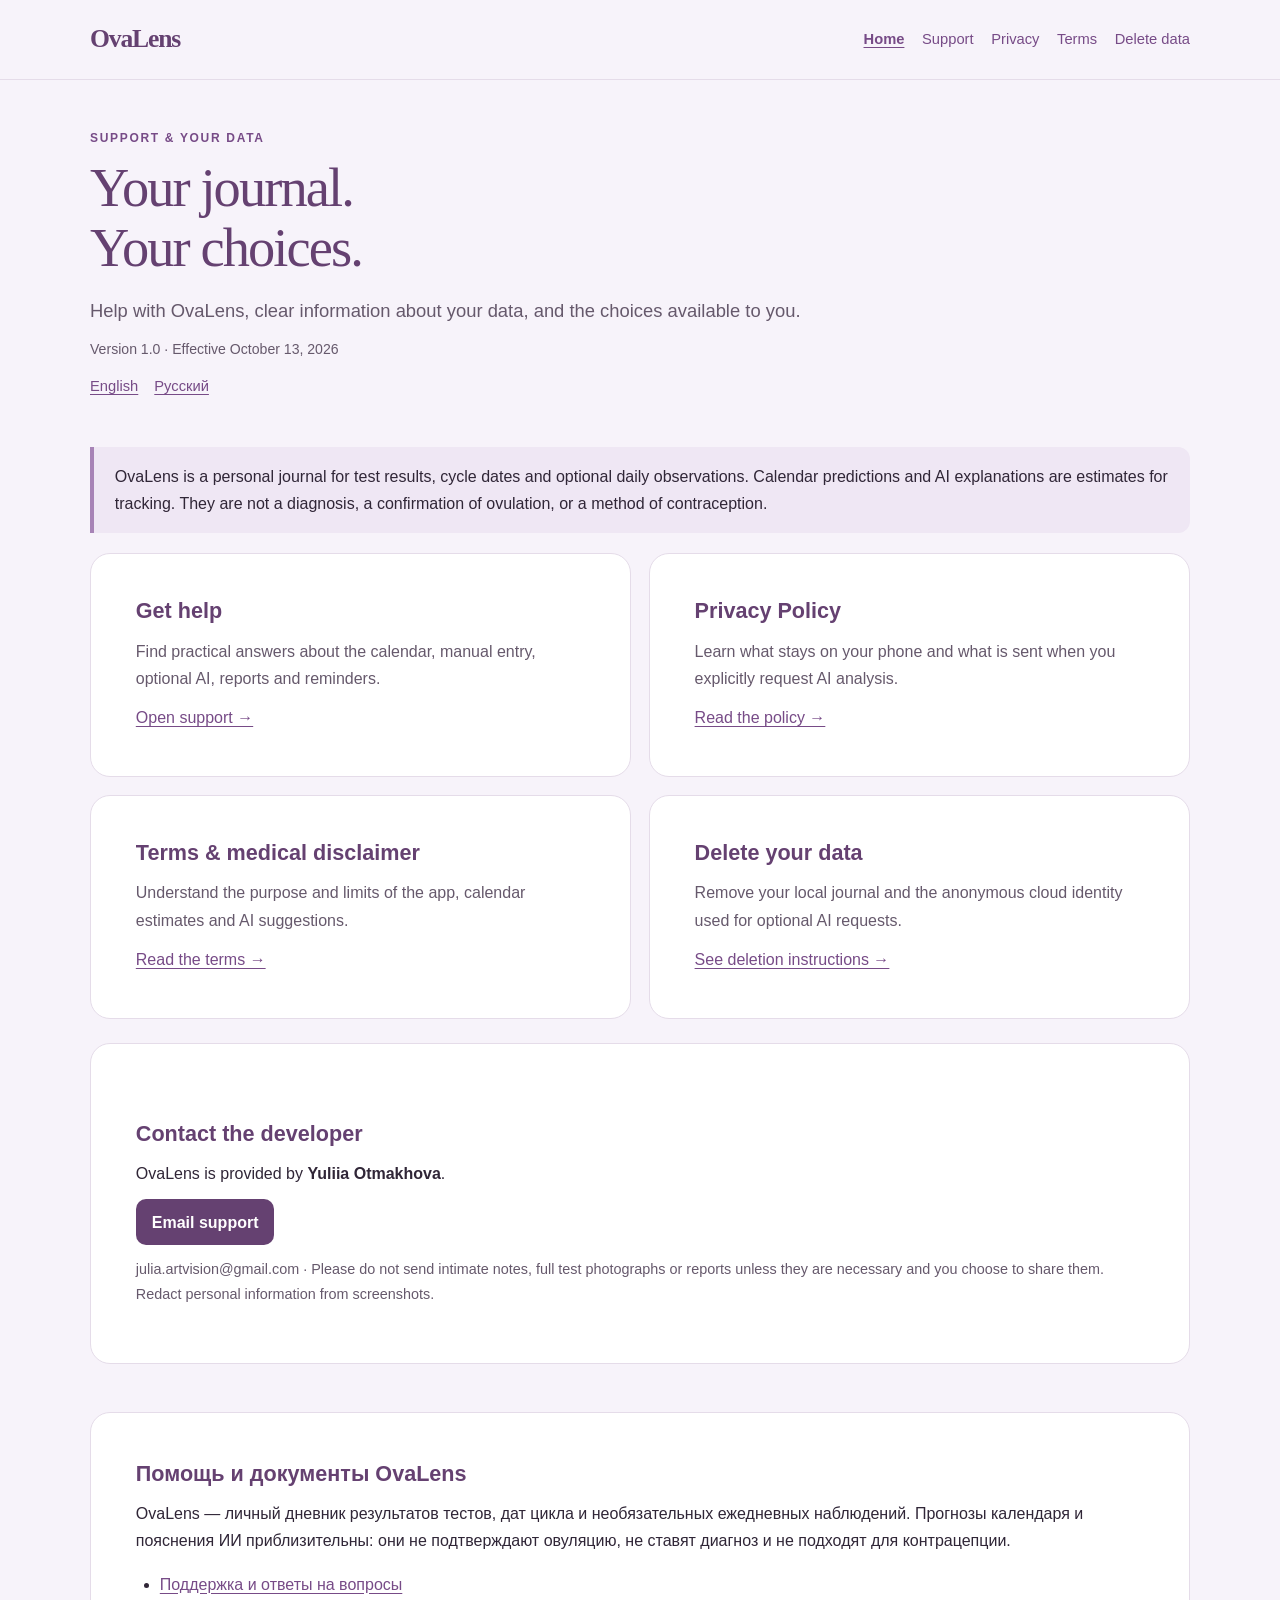
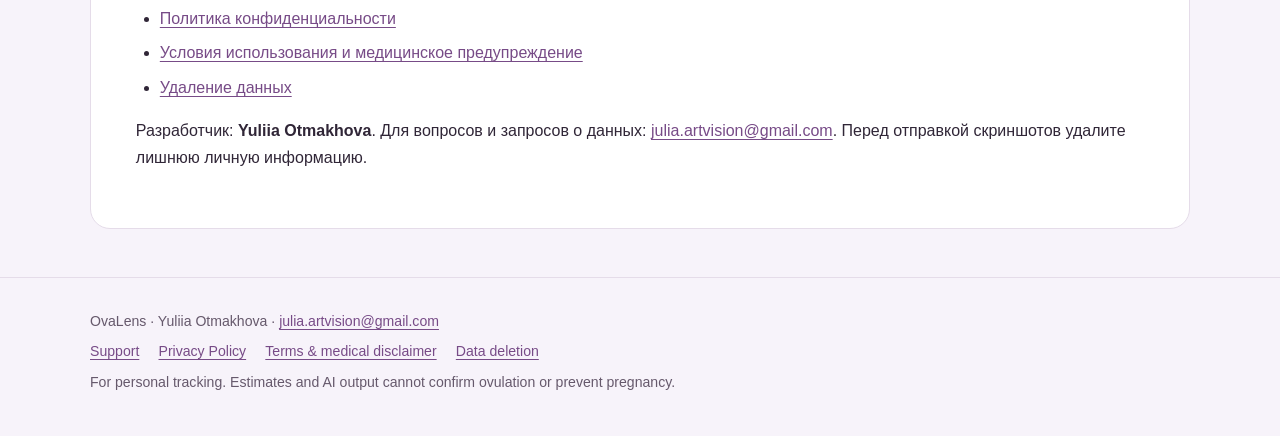
<file: index.html>
<!doctype html>
<html lang="en">
<head>
<meta charset="utf-8"><meta name="viewport" content="width=device-width, initial-scale=1">
<meta name="description" content="Official OvaLens support, privacy policy, terms of use, and data deletion information.">
<meta name="color-scheme" content="light"><meta name="theme-color" content="#f7f3fa">
<title>Support &amp; legal · OvaLens</title><link rel="stylesheet" href="styles.css">
<link rel="icon" href="favicon.svg" type="image/svg+xml">
<link rel="canonical" href="https://juliaffoxx.github.io/ovalens-legal/index.html">
</head>
<body>
<a class="skip" href="#main">Skip to content</a>
<header class="topbar"><div class="shell"><a class="brand" href="index.html" aria-label="OvaLens home">OvaLens</a><nav class="nav" aria-label="Main navigation"><a href="index.html" aria-current="page">Home</a><a href="support.html">Support</a><a href="privacy.html">Privacy</a><a href="terms.html">Terms</a><a href="data-deletion.html">Delete data</a></nav></div></header>
<main id="main" class="shell">
<header class="hero"><p class="eyebrow">Support &amp; your data</p><h1>Your journal.<br>Your choices.</h1><p class="lead">Help with OvaLens, clear information about your data, and the choices available to you.</p><p class="meta">Version 1.0 · Effective October 13, 2026</p><nav class="languages" aria-label="Page languages"><a href="#en" lang="en">English</a><a href="#ru" lang="ru">Русский</a></nav></header>
<section id="en" lang="en" aria-label="English">
<div class="notice"><p>OvaLens is a personal journal for test results, cycle dates and optional daily observations. Calendar predictions and AI explanations are estimates for tracking. They are not a diagnosis, a confirmation of ovulation, or a method of contraception.</p></div>
<div class="cards">
<article class="card"><h2>Get help</h2><p>Find practical answers about the calendar, manual entry, optional AI, reports and reminders.</p><a href="support.html">Open support →</a></article>
<article class="card"><h2>Privacy Policy</h2><p>Learn what stays on your phone and what is sent when you explicitly request AI analysis.</p><a href="privacy.html">Read the policy →</a></article>
<article class="card"><h2>Terms &amp; medical disclaimer</h2><p>Understand the purpose and limits of the app, calendar estimates and AI suggestions.</p><a href="terms.html">Read the terms →</a></article>
<article class="card"><h2>Delete your data</h2><p>Remove your local journal and the anonymous cloud identity used for optional AI requests.</p><a href="data-deletion.html">See deletion instructions →</a></article>
</div>
<section class="card" style="margin-top:1.5rem"><h2>Contact the developer</h2><p>OvaLens is provided by <strong>Yuliia Otmakhova</strong>.</p><a class="button email" href="mailto:julia.artvision@gmail.com?subject=OvaLens%20support">Email support</a><p class="small">julia.artvision@gmail.com · Please do not send intimate notes, full test photographs or reports unless they are necessary and you choose to share them. Redact personal information from screenshots.</p></section>
</section>
<section id="ru" lang="ru" class="card translation" aria-labelledby="home-ru"><h2 id="home-ru">Помощь и документы OvaLens</h2><p>OvaLens — личный дневник результатов тестов, дат цикла и необязательных ежедневных наблюдений. Прогнозы календаря и пояснения ИИ приблизительны: они не подтверждают овуляцию, не ставят диагноз и не подходят для контрацепции.</p><ul><li><a href="support.html#ru">Поддержка и ответы на вопросы</a></li><li><a href="privacy.html#ru">Политика конфиденциальности</a></li><li><a href="terms.html#ru">Условия использования и медицинское предупреждение</a></li><li><a href="data-deletion.html#ru">Удаление данных</a></li></ul><p>Разработчик: <strong>Yuliia Otmakhova</strong>. Для вопросов и запросов о данных: <a class="email" href="mailto:julia.artvision@gmail.com?subject=OvaLens">julia.artvision@gmail.com</a>. Перед отправкой скриншотов удалите лишнюю личную информацию.</p></section>

</main>
<footer><div class="shell"><p>OvaLens · Yuliia Otmakhova · <a class="email" href="mailto:julia.artvision@gmail.com">julia.artvision@gmail.com</a></p><div class="footer-links"><a href="support.html">Support</a><a href="privacy.html">Privacy Policy</a><a href="terms.html">Terms &amp; medical disclaimer</a><a href="data-deletion.html">Data deletion</a></div><p>For personal tracking. Estimates and AI output cannot confirm ovulation or prevent pregnancy.</p></div></footer>
</body></html>
</file>
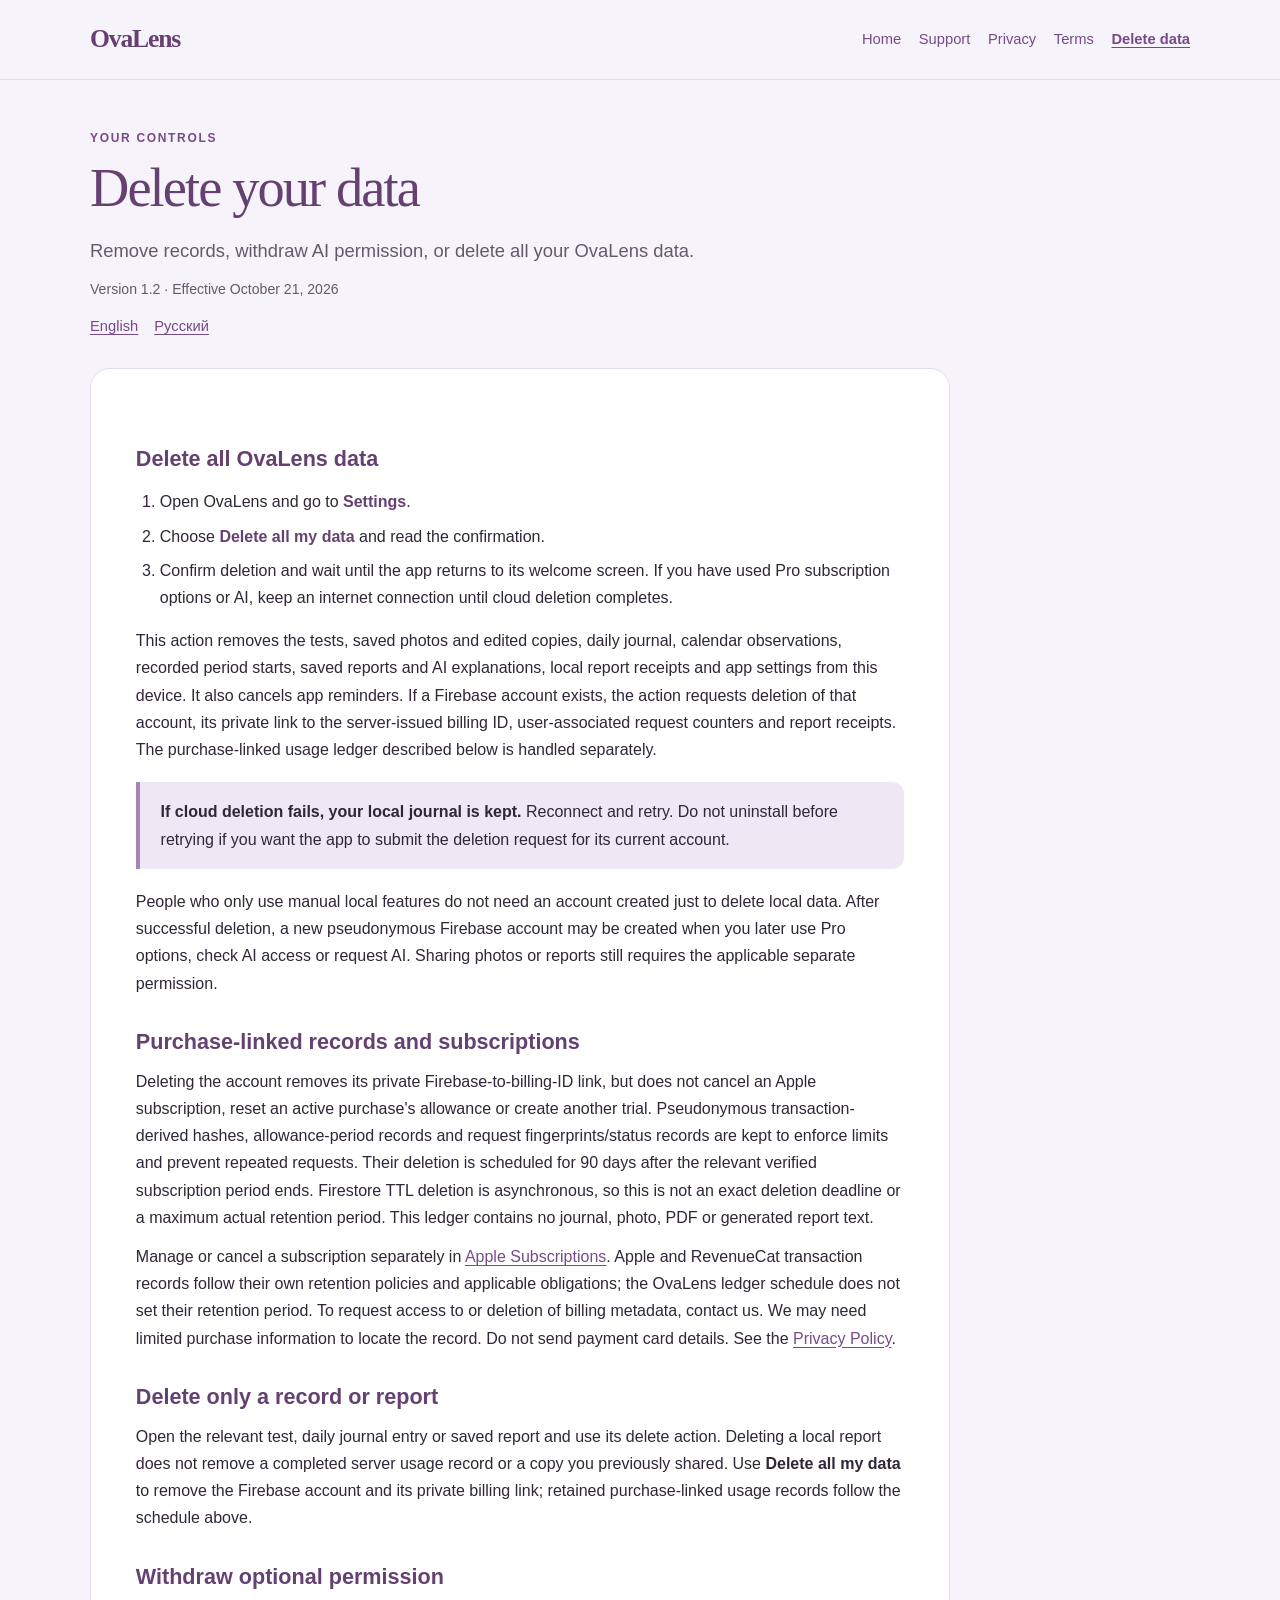
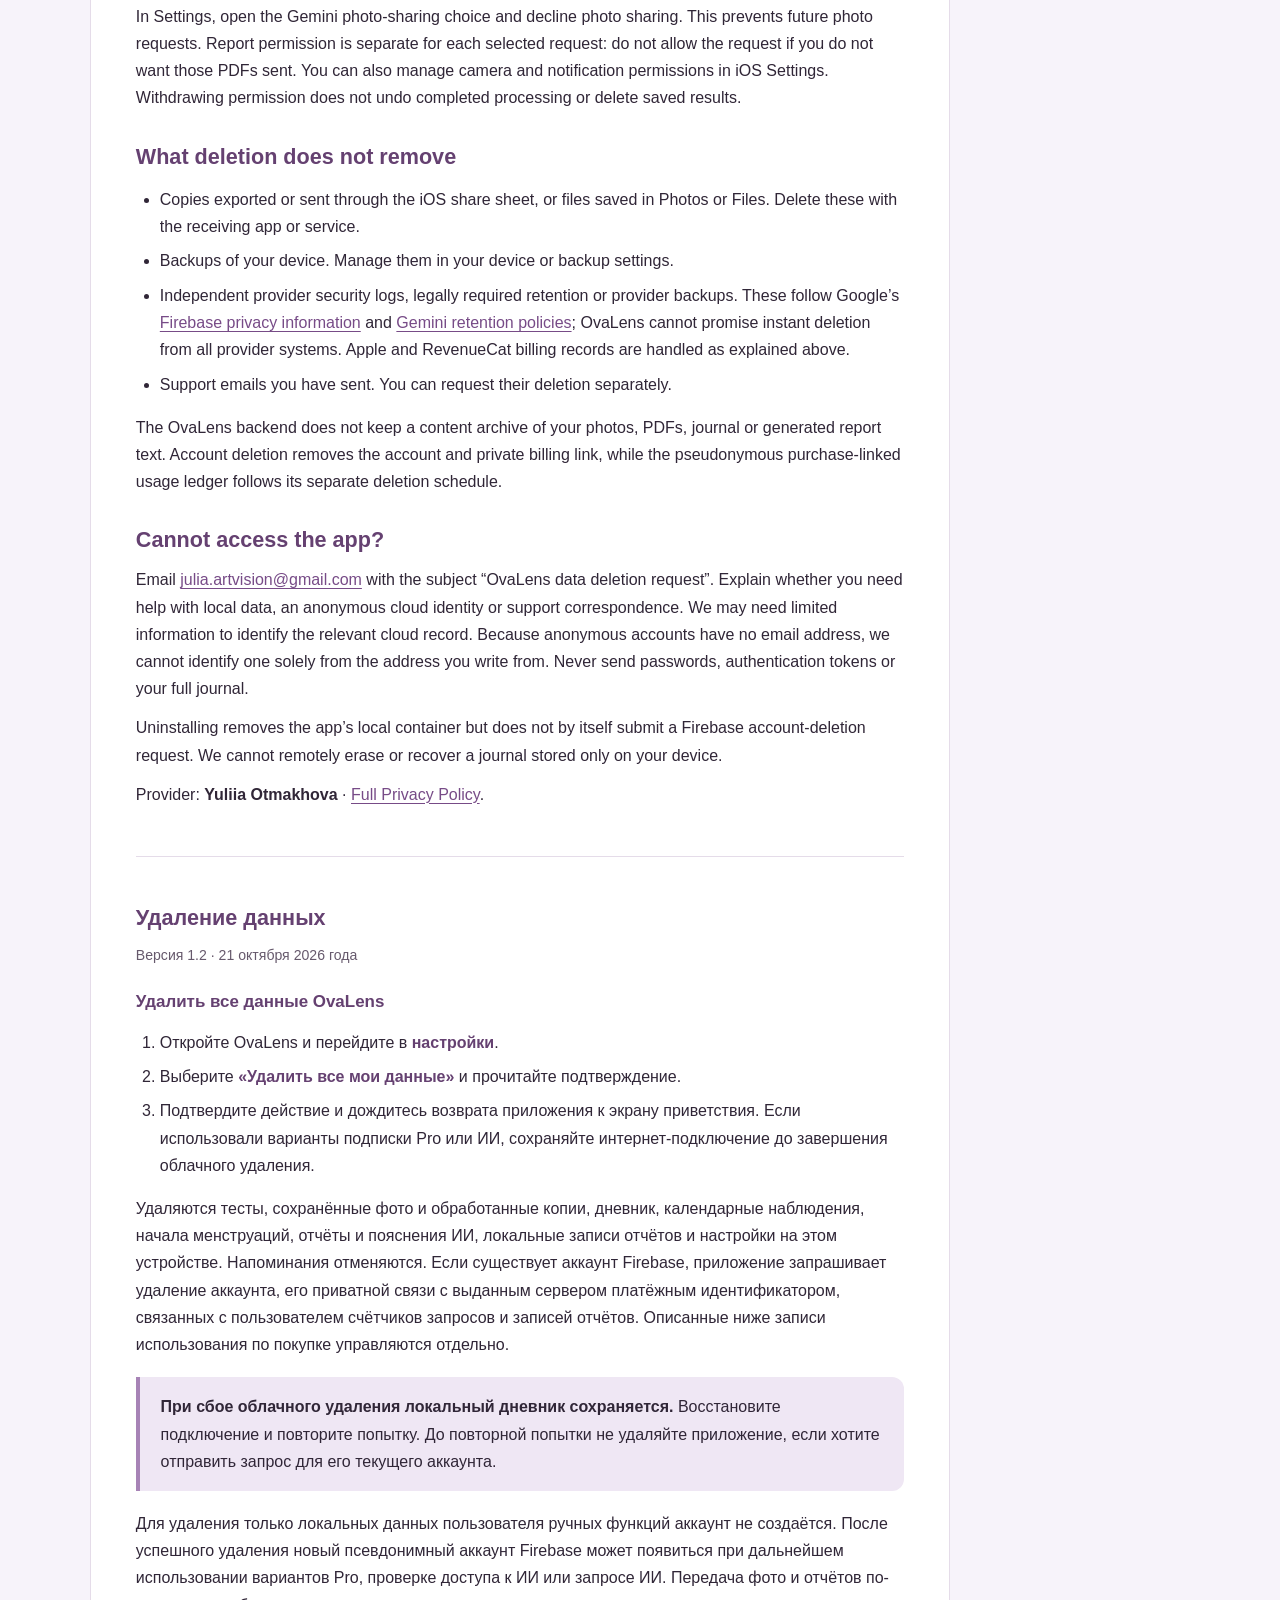
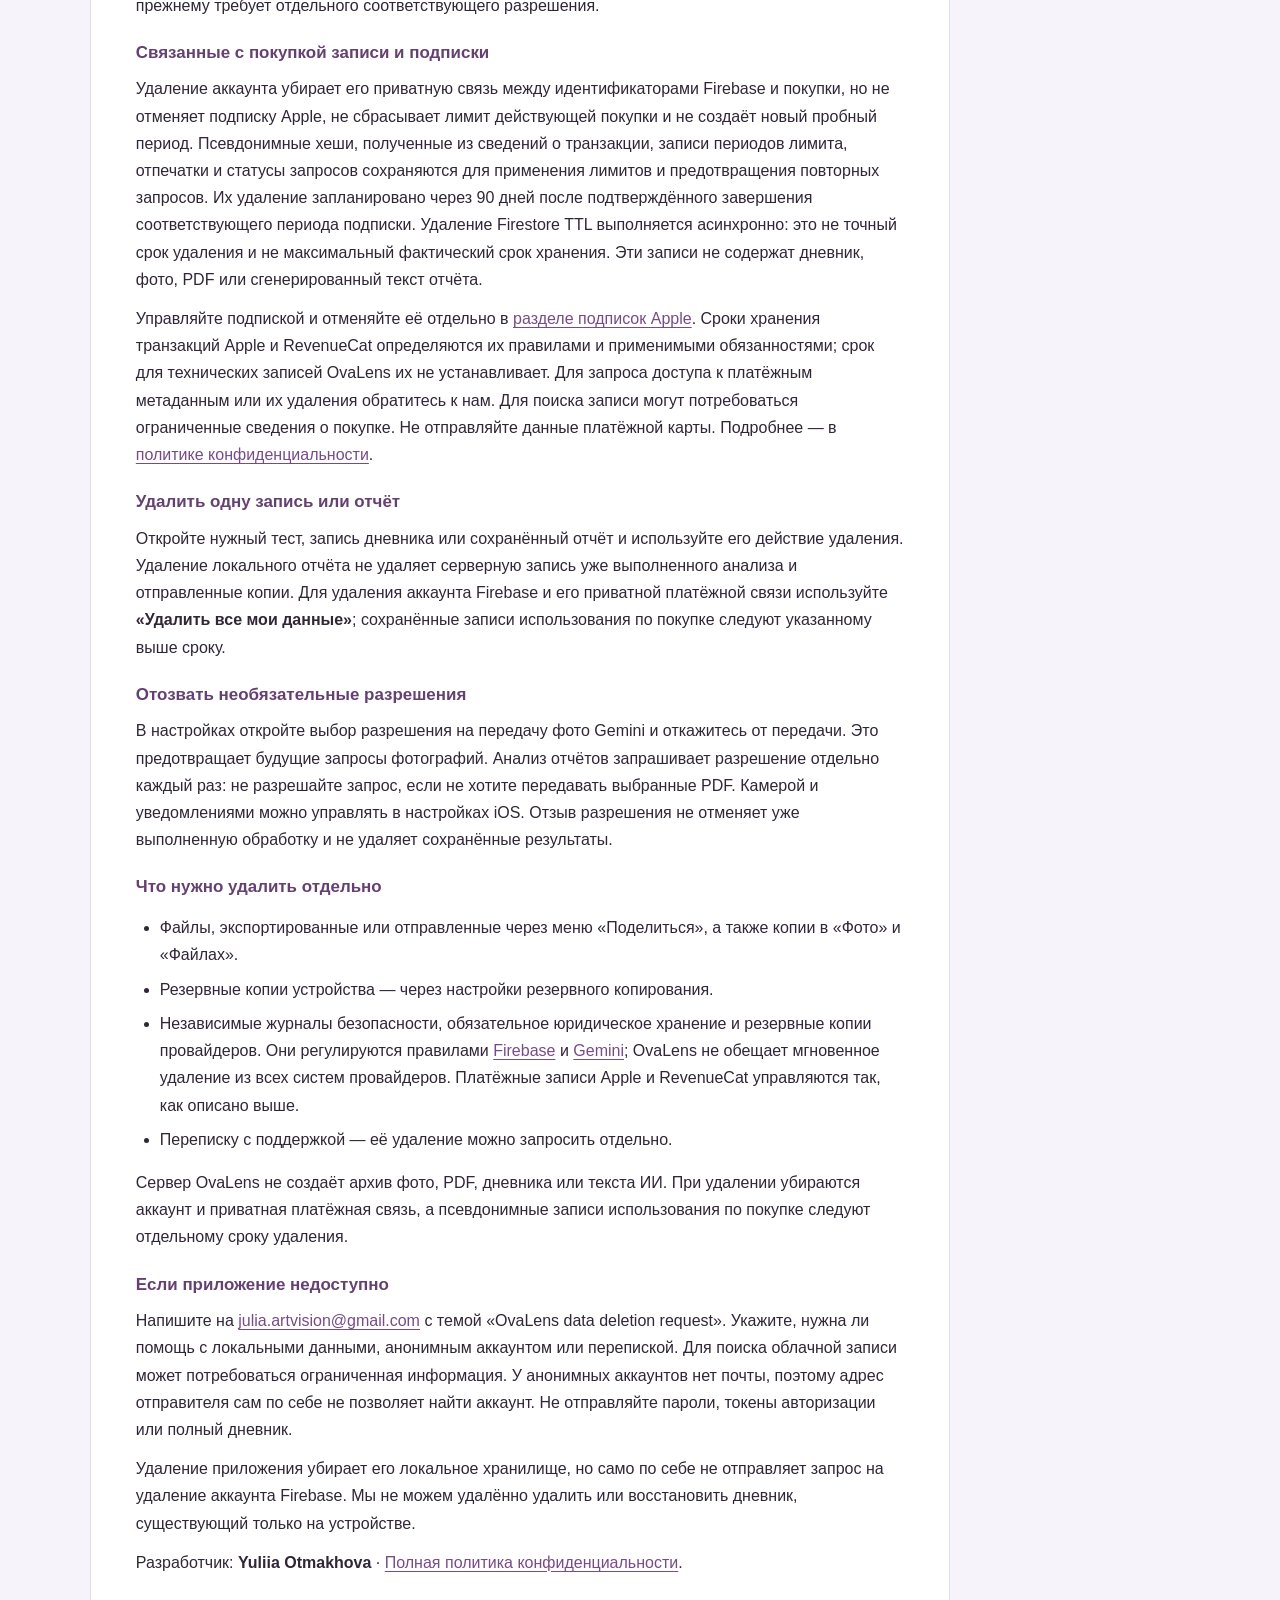
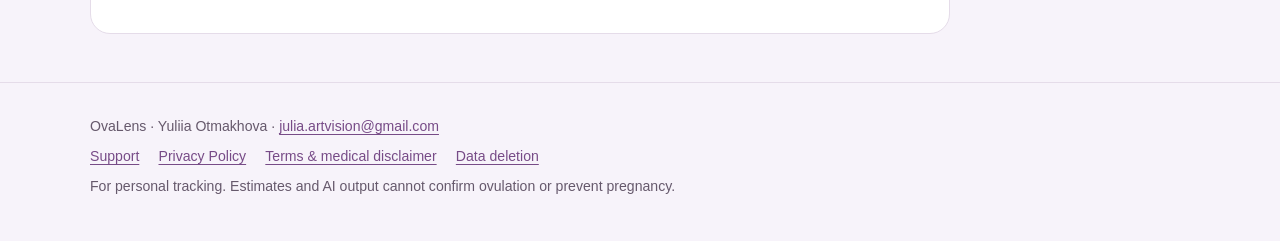
<file: data-deletion.html>
<!doctype html>
<html lang="en">
<head>
<meta charset="utf-8"><meta name="viewport" content="width=device-width, initial-scale=1">
<meta name="description" content="How to delete OvaLens local records and the anonymous Firebase identity used for optional AI.">
<meta name="color-scheme" content="light"><meta name="theme-color" content="#f7f3fa">
<title>Data Deletion · OvaLens</title><link rel="stylesheet" href="styles.css">
<link rel="icon" href="favicon.svg" type="image/svg+xml">
<link rel="canonical" href="https://juliaffoxx.github.io/ovalens-legal/data-deletion.html">
</head>
<body>
<a class="skip" href="#main">Skip to content</a>
<header class="topbar"><div class="shell"><a class="brand" href="index.html" aria-label="OvaLens home">OvaLens</a><nav class="nav" aria-label="Main navigation"><a href="index.html">Home</a><a href="support.html">Support</a><a href="privacy.html">Privacy</a><a href="terms.html">Terms</a><a href="data-deletion.html" aria-current="page">Delete data</a></nav></div></header>
<main id="main" class="shell">
<header class="hero"><p class="eyebrow">Your controls</p><h1>Delete your data</h1><p class="lead">Remove records, withdraw AI permission, or delete all your OvaLens data.</p><p class="meta">Version 1.2 · Effective October 21, 2026</p><nav class="languages" aria-label="Page languages"><a href="#en" lang="en">English</a><a href="#ru" lang="ru">Русский</a></nav></header>
<article class="card document"><section id="en" lang="en" aria-label="Data deletion in English">
<h2>Delete all OvaLens data</h2><ol class="steps"><li>Open OvaLens and go to <strong>Settings</strong>.</li><li>Choose <strong>Delete all my data</strong> and read the confirmation.</li><li>Confirm deletion and wait until the app returns to its welcome screen. If you have used Pro subscription options or AI, keep an internet connection until cloud deletion completes.</li></ol><p>This action removes the tests, saved photos and edited copies, daily journal, calendar observations, recorded period starts, saved reports and AI explanations, local report receipts and app settings from this device. It also cancels app reminders. If a Firebase account exists, the action requests deletion of that account, its private link to the server-issued billing ID, user-associated request counters and report receipts. The purchase-linked usage ledger described below is handled separately.</p><div class="notice"><p><strong>If cloud deletion fails, your local journal is kept.</strong> Reconnect and retry. Do not uninstall before retrying if you want the app to submit the deletion request for its current account.</p></div><p>People who only use manual local features do not need an account created just to delete local data. After successful deletion, a new pseudonymous Firebase account may be created when you later use Pro options, check AI access or request AI. Sharing photos or reports still requires the applicable separate permission.</p>
<h2>Purchase-linked records and subscriptions</h2><p>Deleting the account removes its private Firebase-to-billing-ID link, but does not cancel an Apple subscription, reset an active purchase's allowance or create another trial. Pseudonymous transaction-derived hashes, allowance-period records and request fingerprints/status records are kept to enforce limits and prevent repeated requests. Their deletion is scheduled for 90 days after the relevant verified subscription period ends. Firestore TTL deletion is asynchronous, so this is not an exact deletion deadline or a maximum actual retention period. This ledger contains no journal, photo, PDF or generated report text.</p><p>Manage or cancel a subscription separately in <a href="https://apps.apple.com/account/subscriptions">Apple Subscriptions</a>. Apple and RevenueCat transaction records follow their own retention policies and applicable obligations; the OvaLens ledger schedule does not set their retention period. To request access to or deletion of billing metadata, contact us. We may need limited purchase information to locate the record. Do not send payment card details. See the <a href="privacy.html">Privacy Policy</a>.</p>
<h2>Delete only a record or report</h2><p>Open the relevant test, daily journal entry or saved report and use its delete action. Deleting a local report does not remove a completed server usage record or a copy you previously shared. Use <strong>Delete all my data</strong> to remove the Firebase account and its private billing link; retained purchase-linked usage records follow the schedule above.</p>
<h2>Withdraw optional permission</h2><p>In Settings, open the Gemini photo-sharing choice and decline photo sharing. This prevents future photo requests. Report permission is separate for each selected request: do not allow the request if you do not want those PDFs sent. You can also manage camera and notification permissions in iOS Settings. Withdrawing permission does not undo completed processing or delete saved results.</p>
<h2>What deletion does not remove</h2><ul><li>Copies exported or sent through the iOS share sheet, or files saved in Photos or Files. Delete these with the receiving app or service.</li><li>Backups of your device. Manage them in your device or backup settings.</li><li>Independent provider security logs, legally required retention or provider backups. These follow Google’s <a href="https://firebase.google.com/support/privacy">Firebase privacy information</a> and <a href="https://ai.google.dev/gemini-api/docs/zdr">Gemini retention policies</a>; OvaLens cannot promise instant deletion from all provider systems. Apple and RevenueCat billing records are handled as explained above.</li><li>Support emails you have sent. You can request their deletion separately.</li></ul><p>The OvaLens backend does not keep a content archive of your photos, PDFs, journal or generated report text. Account deletion removes the account and private billing link, while the pseudonymous purchase-linked usage ledger follows its separate deletion schedule.</p>
<h2>Cannot access the app?</h2><p>Email <a class="email" href="mailto:julia.artvision@gmail.com?subject=OvaLens%20data%20deletion%20request">julia.artvision@gmail.com</a> with the subject “OvaLens data deletion request”. Explain whether you need help with local data, an anonymous cloud identity or support correspondence. We may need limited information to identify the relevant cloud record. Because anonymous accounts have no email address, we cannot identify one solely from the address you write from. Never send passwords, authentication tokens or your full journal.</p><p>Uninstalling removes the app’s local container but does not by itself submit a Firebase account-deletion request. We cannot remotely erase or recover a journal stored only on your device.</p><p>Provider: <strong>Yuliia Otmakhova</strong> · <a href="privacy.html">Full Privacy Policy</a>.</p>
</section>
<section id="ru" lang="ru" class="translation" aria-labelledby="delete-ru"><h2 id="delete-ru">Удаление данных</h2><p class="meta">Версия 1.2 · 21 октября 2026 года</p><h3>Удалить все данные OvaLens</h3><ol class="steps"><li>Откройте OvaLens и перейдите в <strong>настройки</strong>.</li><li>Выберите <strong>«Удалить все мои данные»</strong> и прочитайте подтверждение.</li><li>Подтвердите действие и дождитесь возврата приложения к экрану приветствия. Если использовали варианты подписки Pro или ИИ, сохраняйте интернет-подключение до завершения облачного удаления.</li></ol><p>Удаляются тесты, сохранённые фото и обработанные копии, дневник, календарные наблюдения, начала менструаций, отчёты и пояснения ИИ, локальные записи отчётов и настройки на этом устройстве. Напоминания отменяются. Если существует аккаунт Firebase, приложение запрашивает удаление аккаунта, его приватной связи с выданным сервером платёжным идентификатором, связанных с пользователем счётчиков запросов и записей отчётов. Описанные ниже записи использования по покупке управляются отдельно.</p><div class="notice"><p><strong>При сбое облачного удаления локальный дневник сохраняется.</strong> Восстановите подключение и повторите попытку. До повторной попытки не удаляйте приложение, если хотите отправить запрос для его текущего аккаунта.</p></div><p>Для удаления только локальных данных пользователя ручных функций аккаунт не создаётся. После успешного удаления новый псевдонимный аккаунт Firebase может появиться при дальнейшем использовании вариантов Pro, проверке доступа к ИИ или запросе ИИ. Передача фото и отчётов по-прежнему требует отдельного соответствующего разрешения.</p>
<h3>Связанные с покупкой записи и подписки</h3><p>Удаление аккаунта убирает его приватную связь между идентификаторами Firebase и покупки, но не отменяет подписку Apple, не сбрасывает лимит действующей покупки и не создаёт новый пробный период. Псевдонимные хеши, полученные из сведений о транзакции, записи периодов лимита, отпечатки и статусы запросов сохраняются для применения лимитов и предотвращения повторных запросов. Их удаление запланировано через 90 дней после подтверждённого завершения соответствующего периода подписки. Удаление Firestore TTL выполняется асинхронно: это не точный срок удаления и не максимальный фактический срок хранения. Эти записи не содержат дневник, фото, PDF или сгенерированный текст отчёта.</p><p>Управляйте подпиской и отменяйте её отдельно в <a href="https://apps.apple.com/account/subscriptions">разделе подписок Apple</a>. Сроки хранения транзакций Apple и RevenueCat определяются их правилами и применимыми обязанностями; срок для технических записей OvaLens их не устанавливает. Для запроса доступа к платёжным метаданным или их удаления обратитесь к нам. Для поиска записи могут потребоваться ограниченные сведения о покупке. Не отправляйте данные платёжной карты. Подробнее — в <a href="privacy.html#ru">политике конфиденциальности</a>.</p>
<h3>Удалить одну запись или отчёт</h3><p>Откройте нужный тест, запись дневника или сохранённый отчёт и используйте его действие удаления. Удаление локального отчёта не удаляет серверную запись уже выполненного анализа и отправленные копии. Для удаления аккаунта Firebase и его приватной платёжной связи используйте <strong>«Удалить все мои данные»</strong>; сохранённые записи использования по покупке следуют указанному выше сроку.</p>
<h3>Отозвать необязательные разрешения</h3><p>В настройках откройте выбор разрешения на передачу фото Gemini и откажитесь от передачи. Это предотвращает будущие запросы фотографий. Анализ отчётов запрашивает разрешение отдельно каждый раз: не разрешайте запрос, если не хотите передавать выбранные PDF. Камерой и уведомлениями можно управлять в настройках iOS. Отзыв разрешения не отменяет уже выполненную обработку и не удаляет сохранённые результаты.</p>
<h3>Что нужно удалить отдельно</h3><ul><li>Файлы, экспортированные или отправленные через меню «Поделиться», а также копии в «Фото» и «Файлах».</li><li>Резервные копии устройства — через настройки резервного копирования.</li><li>Независимые журналы безопасности, обязательное юридическое хранение и резервные копии провайдеров. Они регулируются правилами <a href="https://firebase.google.com/support/privacy">Firebase</a> и <a href="https://ai.google.dev/gemini-api/docs/zdr">Gemini</a>; OvaLens не обещает мгновенное удаление из всех систем провайдеров. Платёжные записи Apple и RevenueCat управляются так, как описано выше.</li><li>Переписку с поддержкой — её удаление можно запросить отдельно.</li></ul><p>Сервер OvaLens не создаёт архив фото, PDF, дневника или текста ИИ. При удалении убираются аккаунт и приватная платёжная связь, а псевдонимные записи использования по покупке следуют отдельному сроку удаления.</p>
<h3>Если приложение недоступно</h3><p>Напишите на <a class="email" href="mailto:julia.artvision@gmail.com?subject=OvaLens%20data%20deletion%20request">julia.artvision@gmail.com</a> с темой «OvaLens data deletion request». Укажите, нужна ли помощь с локальными данными, анонимным аккаунтом или перепиской. Для поиска облачной записи может потребоваться ограниченная информация. У анонимных аккаунтов нет почты, поэтому адрес отправителя сам по себе не позволяет найти аккаунт. Не отправляйте пароли, токены авторизации или полный дневник.</p><p>Удаление приложения убирает его локальное хранилище, но само по себе не отправляет запрос на удаление аккаунта Firebase. Мы не можем удалённо удалить или восстановить дневник, существующий только на устройстве.</p><p>Разработчик: <strong>Yuliia Otmakhova</strong> · <a href="privacy.html#ru">Полная политика конфиденциальности</a>.</p></section></article>

</main>
<footer><div class="shell"><p>OvaLens · Yuliia Otmakhova · <a class="email" href="mailto:julia.artvision@gmail.com">julia.artvision@gmail.com</a></p><div class="footer-links"><a href="support.html">Support</a><a href="privacy.html">Privacy Policy</a><a href="terms.html">Terms &amp; medical disclaimer</a><a href="data-deletion.html">Data deletion</a></div><p>For personal tracking. Estimates and AI output cannot confirm ovulation or prevent pregnancy.</p></div></footer>
</body></html>
</file>
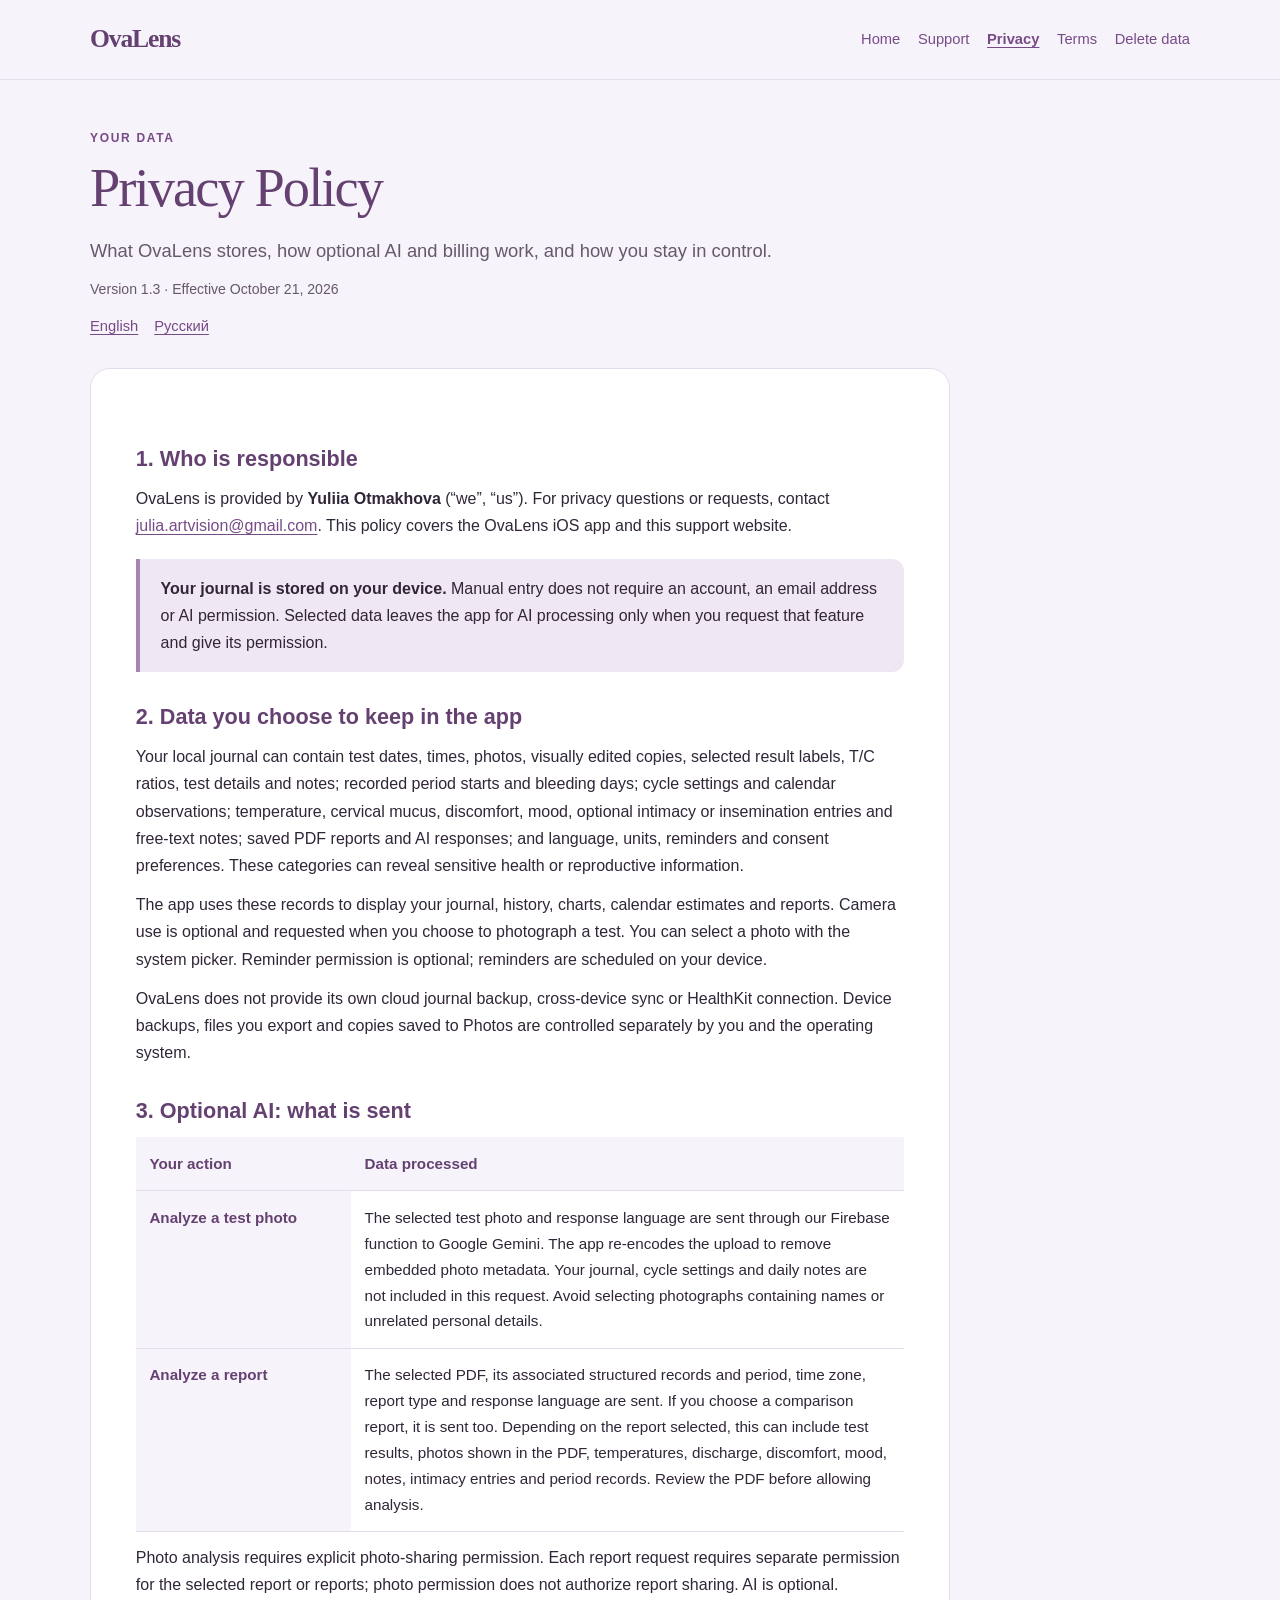
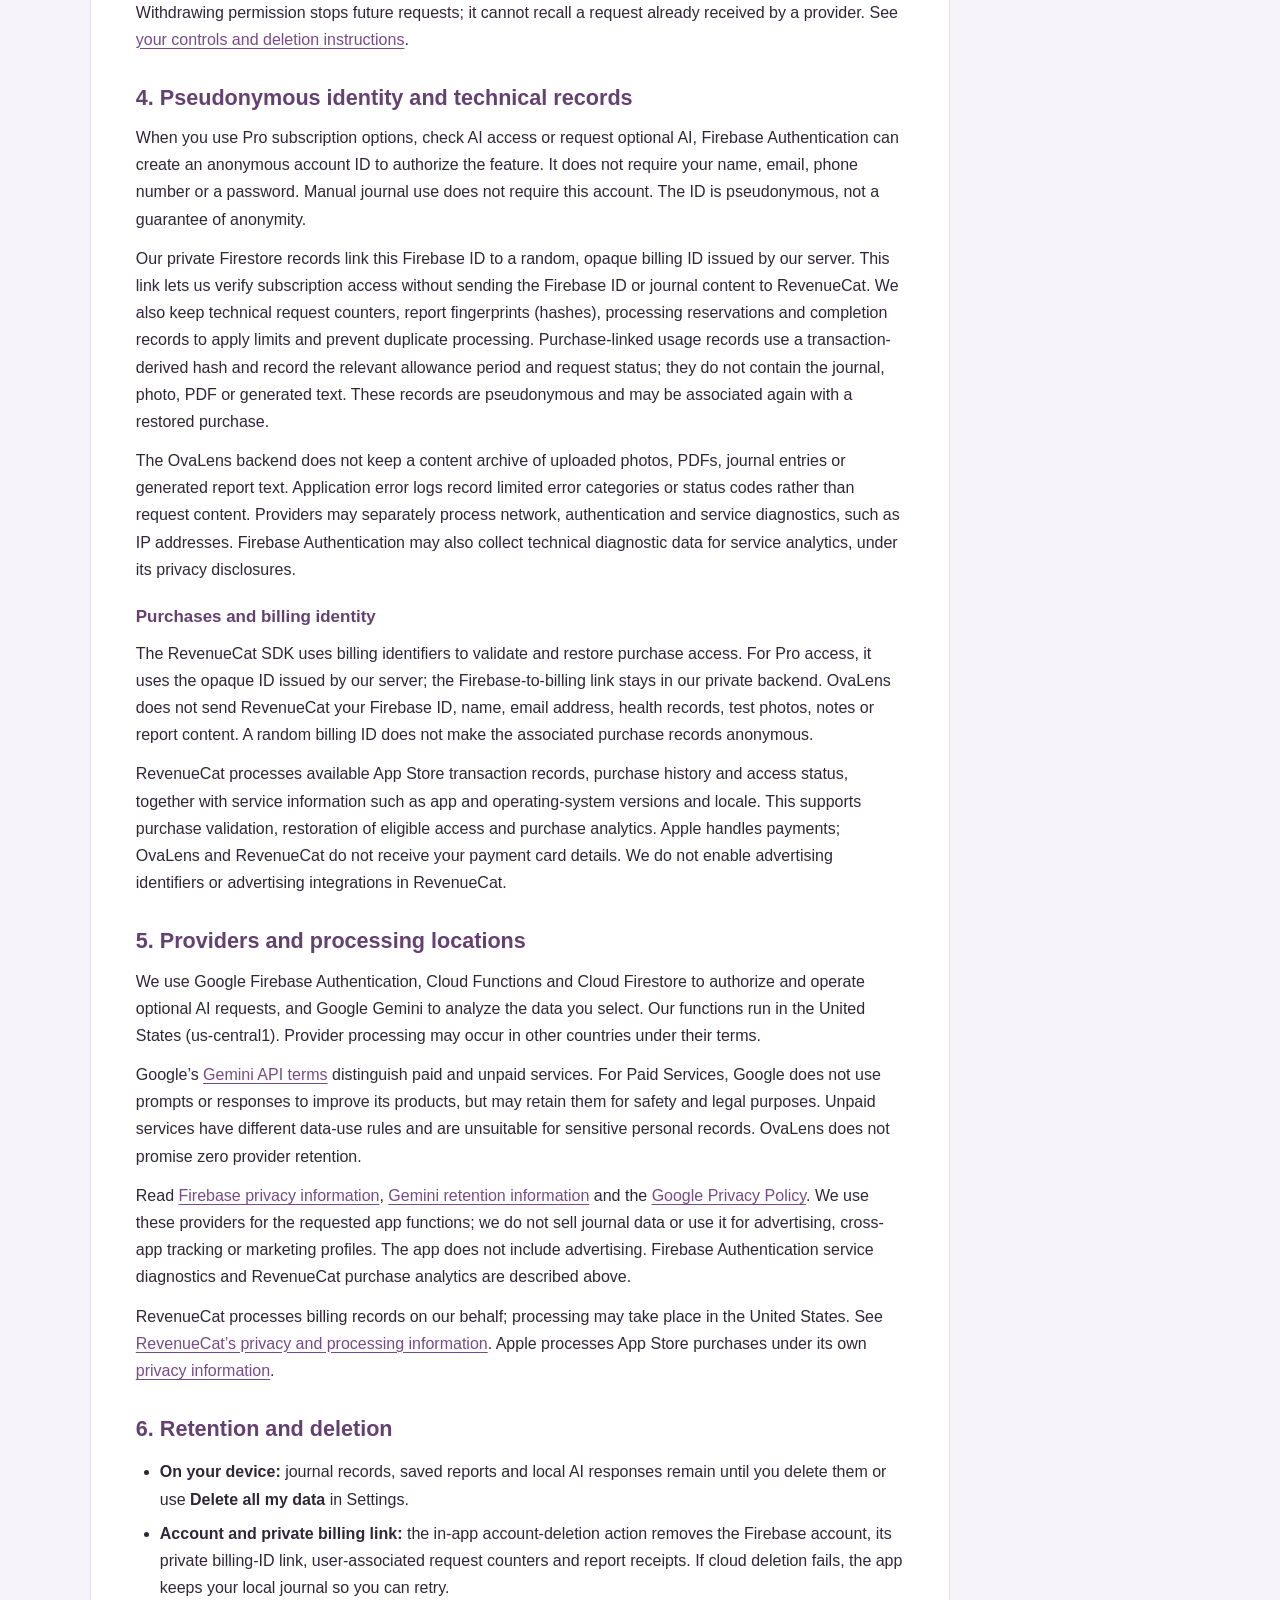
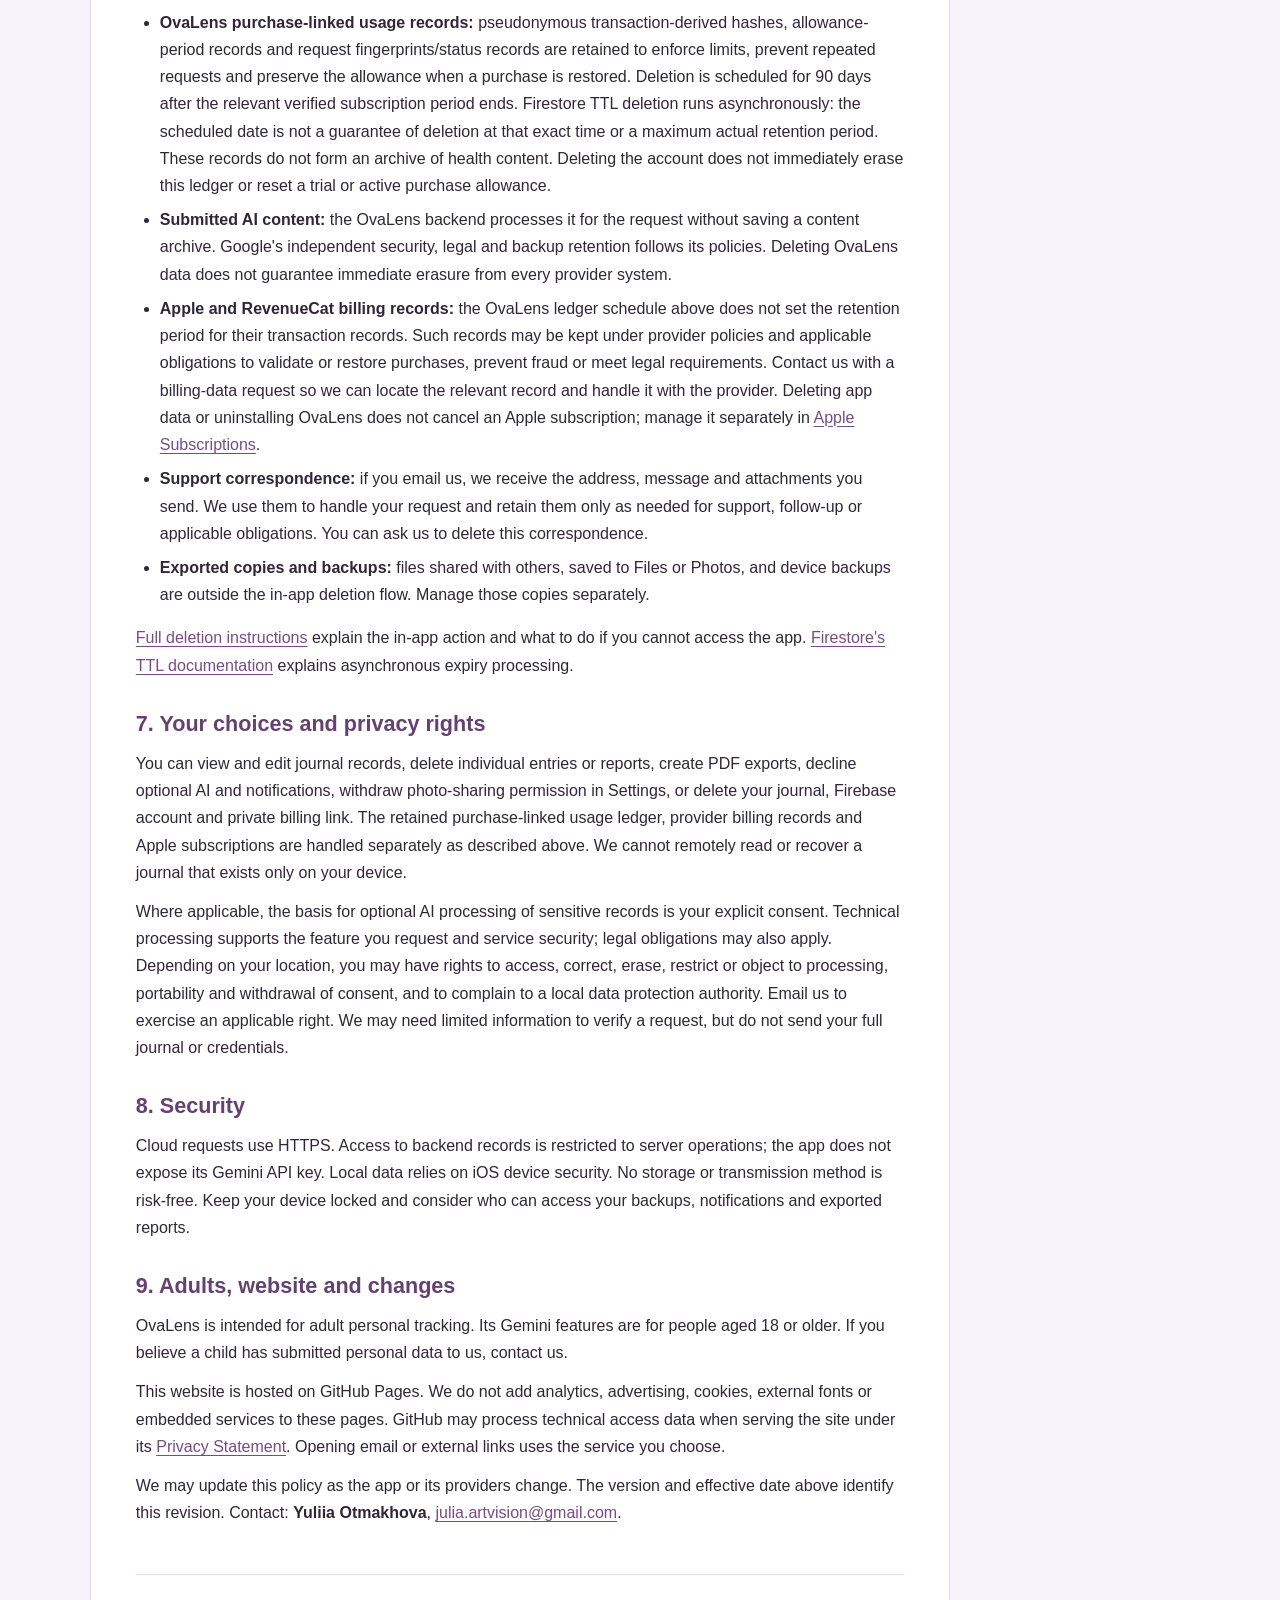
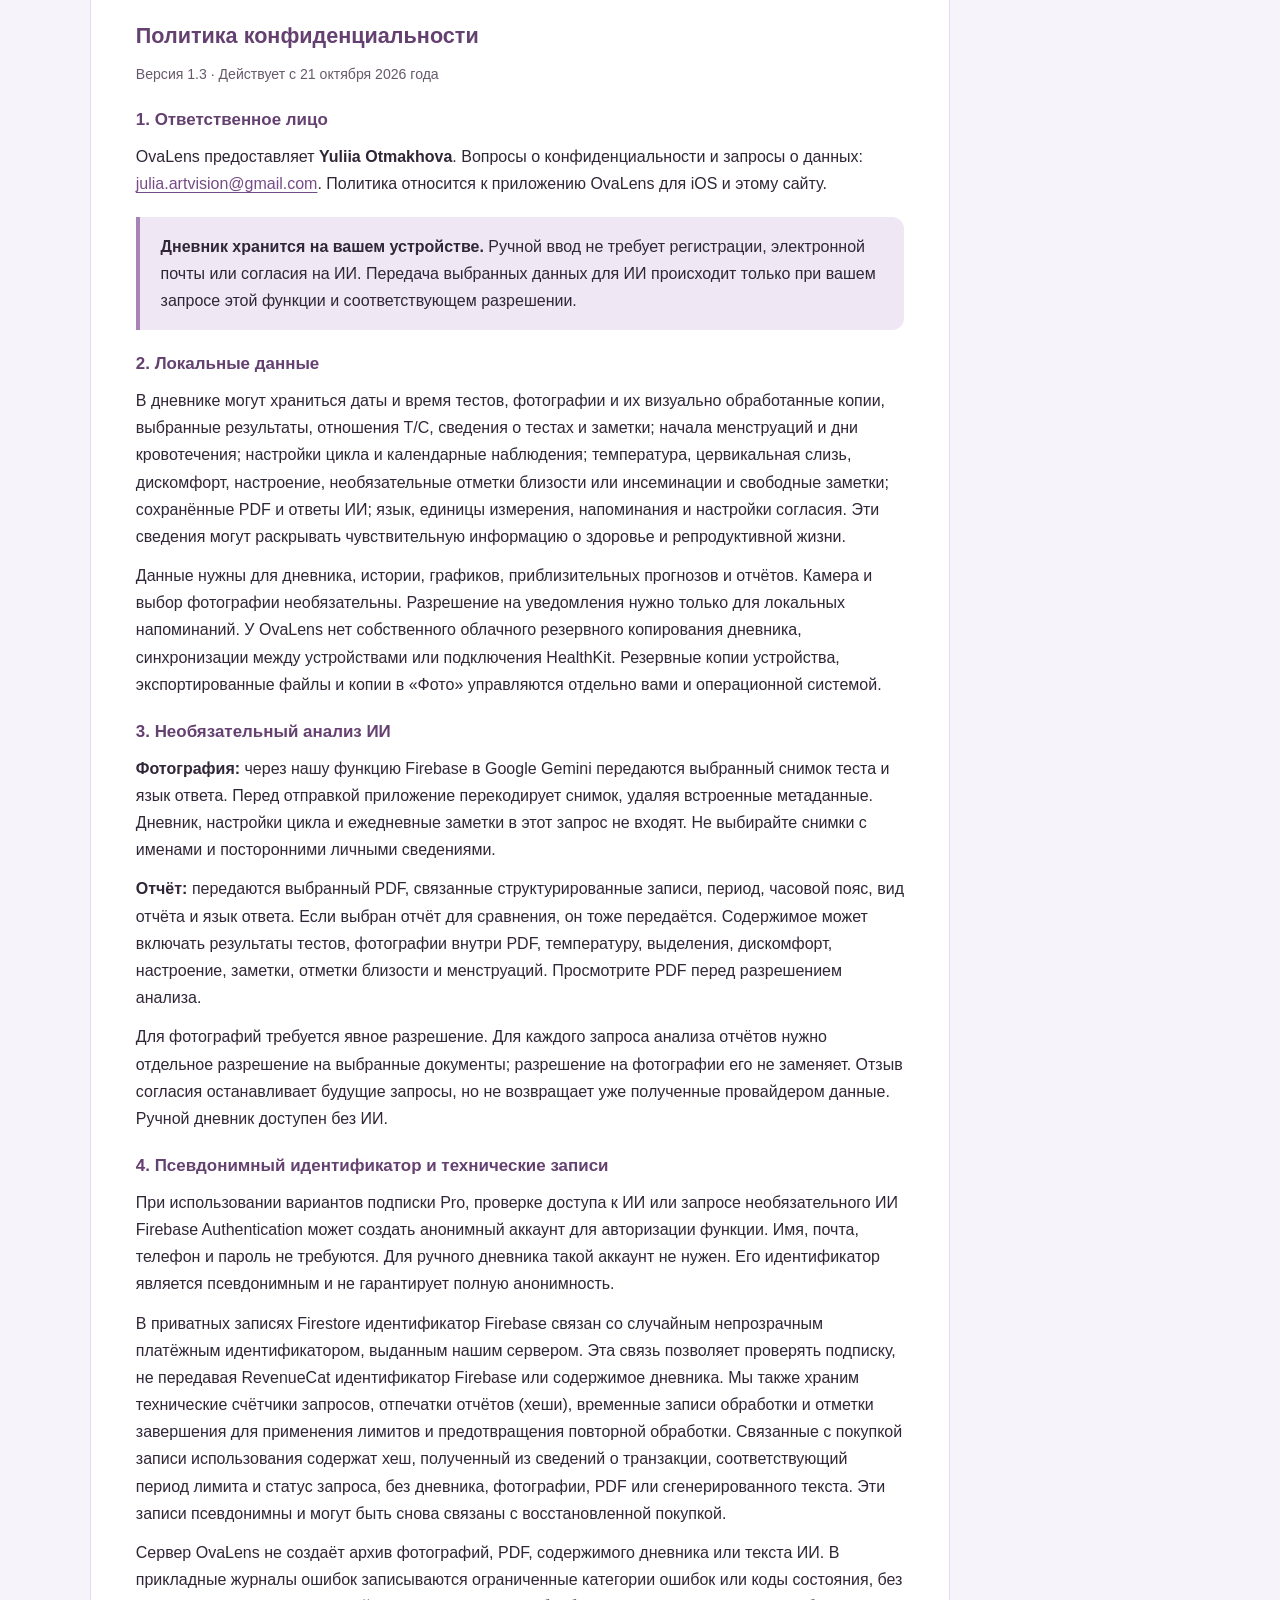
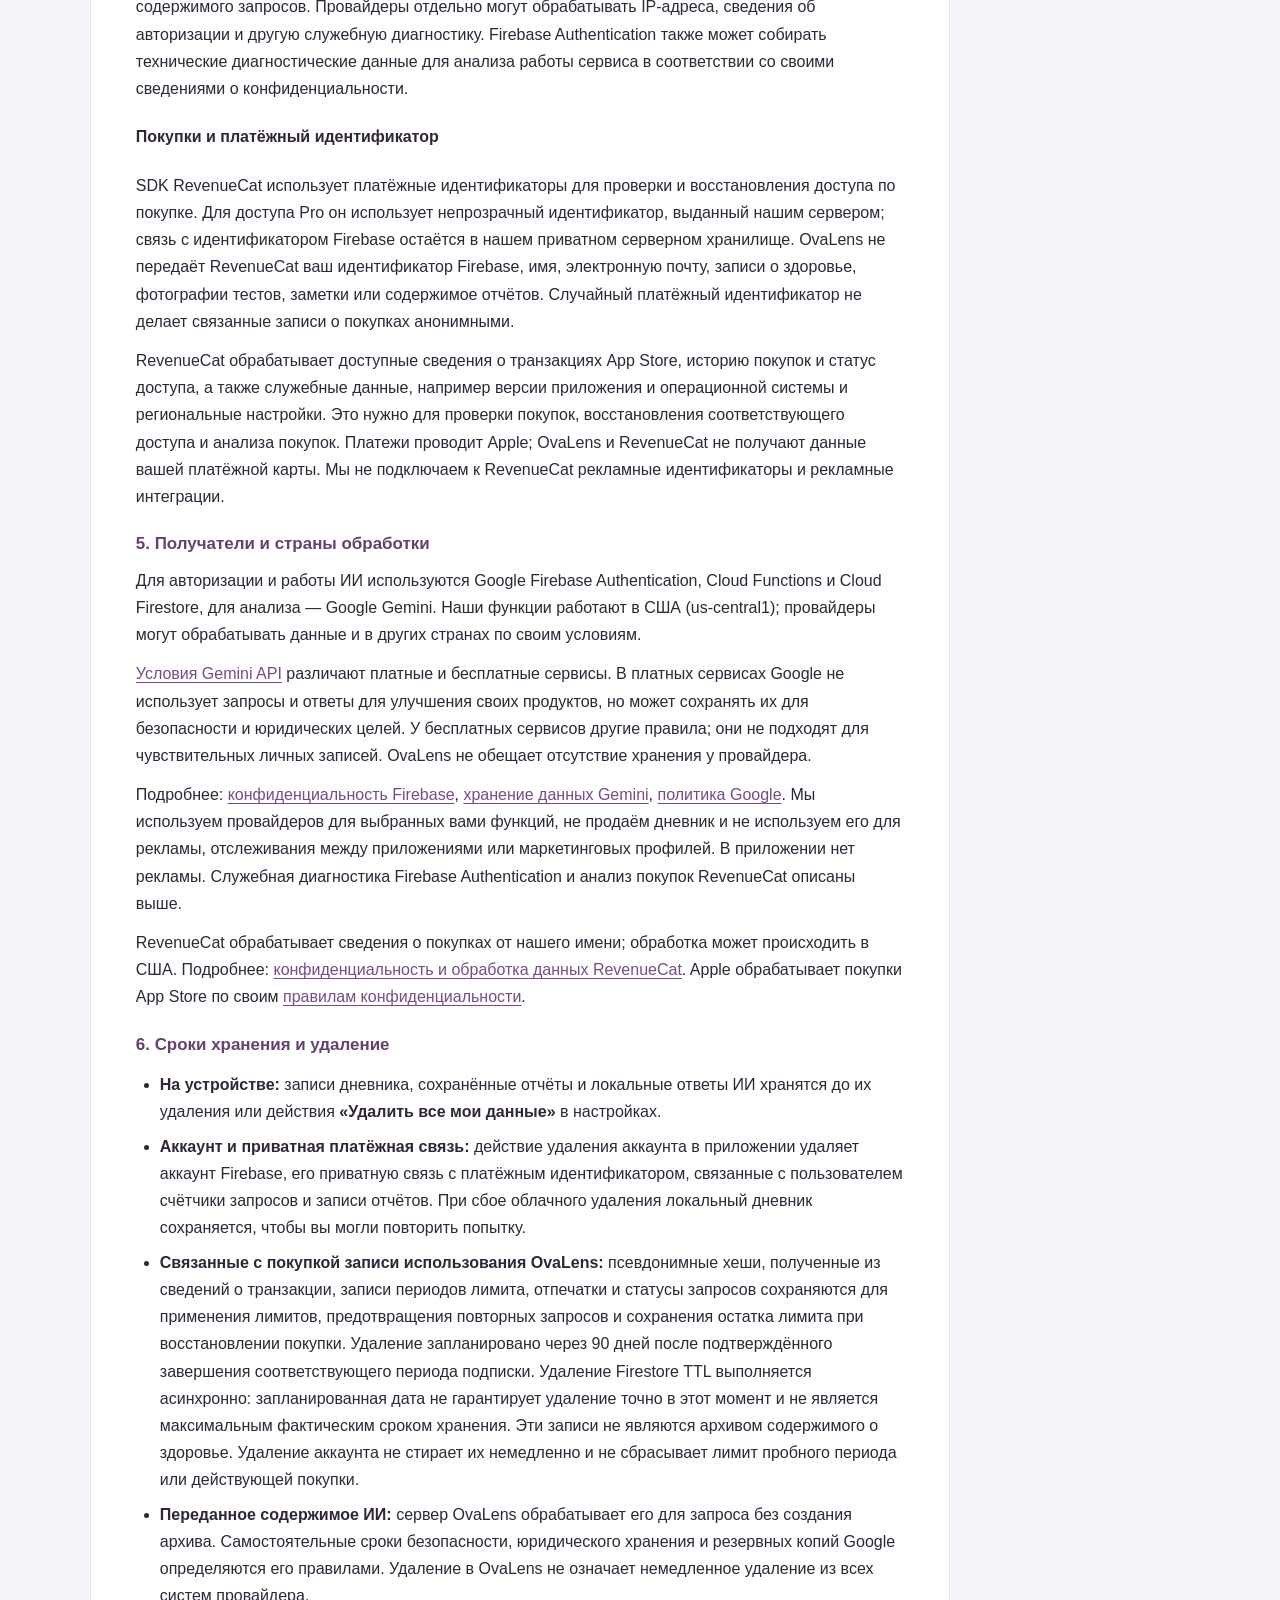
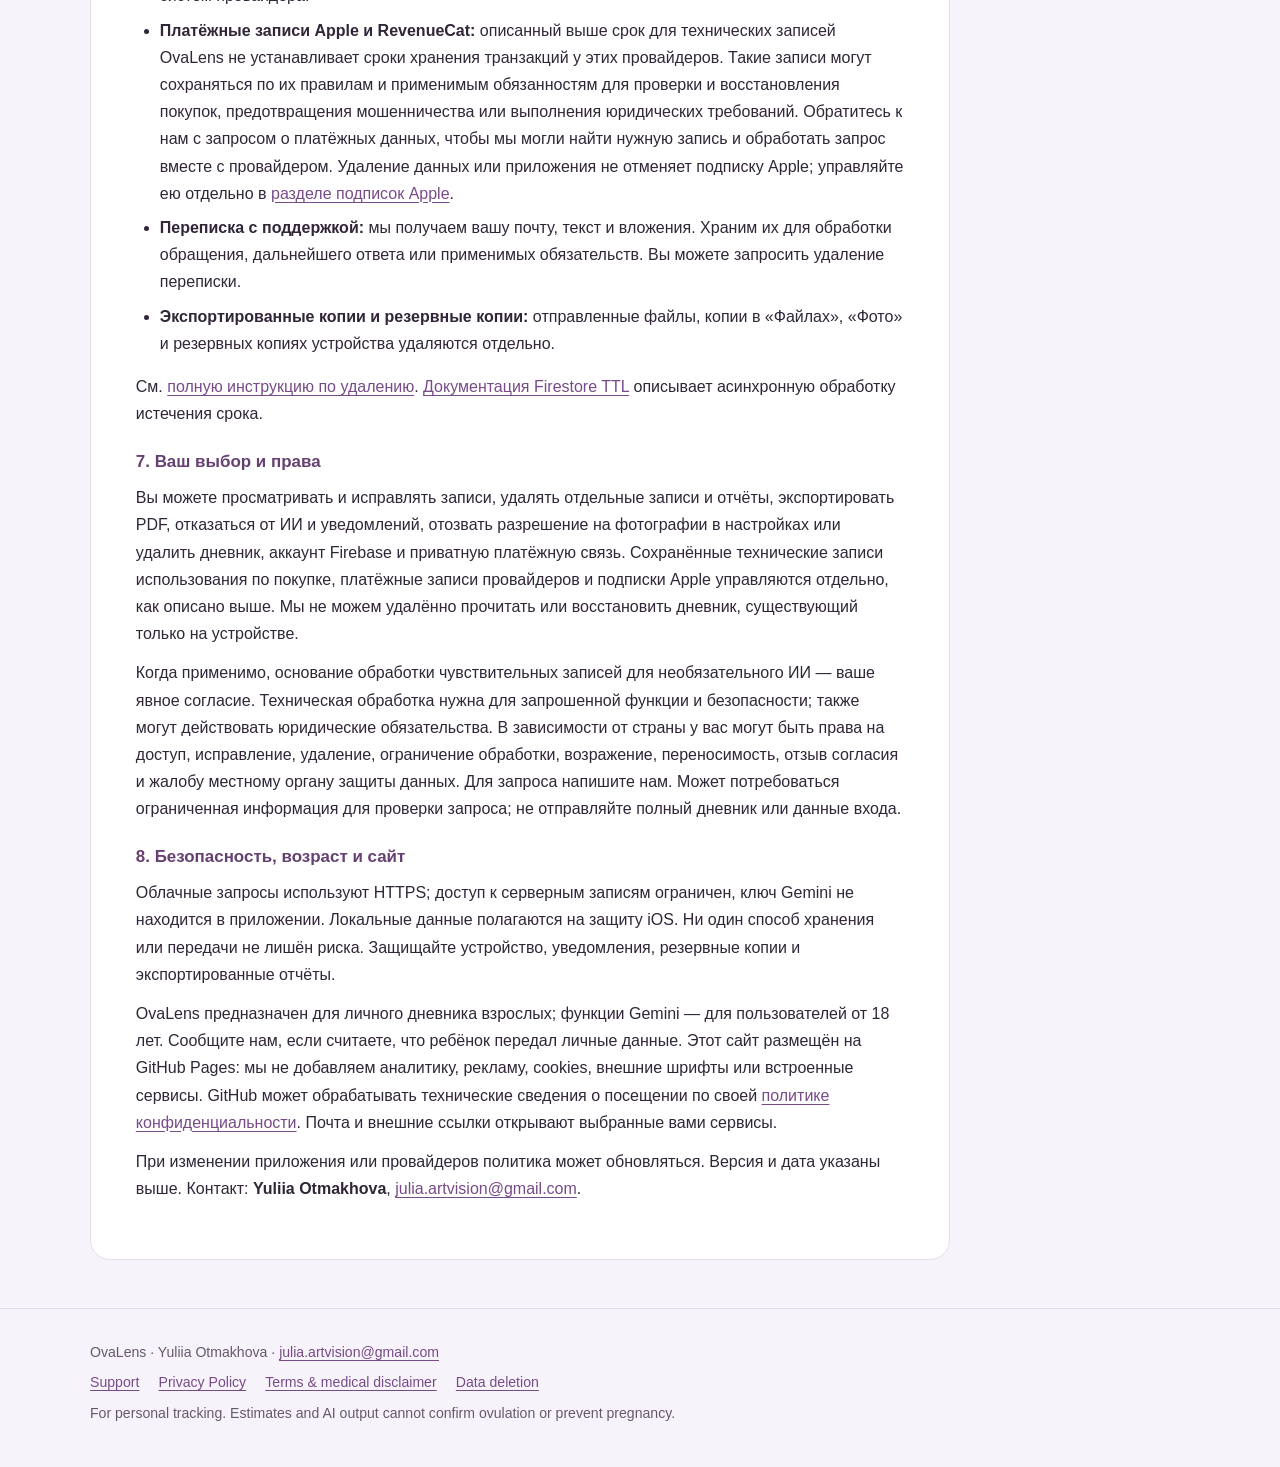
<file: privacy.html>
<!doctype html>
<html lang="en">
<head>
<meta charset="utf-8"><meta name="viewport" content="width=device-width, initial-scale=1">
<meta name="description" content="How OvaLens handles your local journal, optional AI, pseudonymous billing records, retention and deletion.">
<meta name="color-scheme" content="light"><meta name="theme-color" content="#f7f3fa">
<title>Privacy Policy · OvaLens</title><link rel="stylesheet" href="styles.css">
<link rel="icon" href="favicon.svg" type="image/svg+xml">
<link rel="canonical" href="https://juliaffoxx.github.io/ovalens-legal/privacy.html">
</head>
<body>
<a class="skip" href="#main">Skip to content</a>
<header class="topbar"><div class="shell"><a class="brand" href="index.html" aria-label="OvaLens home">OvaLens</a><nav class="nav" aria-label="Main navigation"><a href="index.html">Home</a><a href="support.html">Support</a><a href="privacy.html" aria-current="page">Privacy</a><a href="terms.html">Terms</a><a href="data-deletion.html">Delete data</a></nav></div></header>
<main id="main" class="shell">
<header class="hero"><p class="eyebrow">Your data</p><h1>Privacy Policy</h1><p class="lead">What OvaLens stores, how optional AI and billing work, and how you stay in control.</p><p class="meta">Version 1.3 · Effective October 21, 2026</p><nav class="languages" aria-label="Page languages"><a href="#en" lang="en">English</a><a href="#ru" lang="ru">Русский</a></nav></header>
<article class="card document">
<section id="en" lang="en" aria-label="Privacy Policy in English">
<h2>1. Who is responsible</h2><p>OvaLens is provided by <strong>Yuliia Otmakhova</strong> (“we”, “us”). For privacy questions or requests, contact <a class="email" href="mailto:julia.artvision@gmail.com?subject=OvaLens%20privacy">julia.artvision@gmail.com</a>. This policy covers the OvaLens iOS app and this support website.</p>
<div class="notice"><p><strong>Your journal is stored on your device.</strong> Manual entry does not require an account, an email address or AI permission. Selected data leaves the app for AI processing only when you request that feature and give its permission.</p></div>
<h2>2. Data you choose to keep in the app</h2><p>Your local journal can contain test dates, times, photos, visually edited copies, selected result labels, T/C ratios, test details and notes; recorded period starts and bleeding days; cycle settings and calendar observations; temperature, cervical mucus, discomfort, mood, optional intimacy or insemination entries and free-text notes; saved PDF reports and AI responses; and language, units, reminders and consent preferences. These categories can reveal sensitive health or reproductive information.</p><p>The app uses these records to display your journal, history, charts, calendar estimates and reports. Camera use is optional and requested when you choose to photograph a test. You can select a photo with the system picker. Reminder permission is optional; reminders are scheduled on your device.</p><p>OvaLens does not provide its own cloud journal backup, cross-device sync or HealthKit connection. Device backups, files you export and copies saved to Photos are controlled separately by you and the operating system.</p>
<h2>3. Optional AI: what is sent</h2><div class="table-wrap"><table><thead><tr><th scope="col">Your action</th><th scope="col">Data processed</th></tr></thead><tbody>
<tr><th scope="row">Analyze a test photo</th><td>The selected test photo and response language are sent through our Firebase function to Google Gemini. The app re-encodes the upload to remove embedded photo metadata. Your journal, cycle settings and daily notes are not included in this request. Avoid selecting photographs containing names or unrelated personal details.</td></tr>
<tr><th scope="row">Analyze a report</th><td>The selected PDF, its associated structured records and period, time zone, report type and response language are sent. If you choose a comparison report, it is sent too. Depending on the report selected, this can include test results, photos shown in the PDF, temperatures, discharge, discomfort, mood, notes, intimacy entries and period records. Review the PDF before allowing analysis.</td></tr>
</tbody></table></div><p>Photo analysis requires explicit photo-sharing permission. Each report request requires separate permission for the selected report or reports; photo permission does not authorize report sharing. AI is optional. Withdrawing permission stops future requests; it cannot recall a request already received by a provider. See <a href="data-deletion.html">your controls and deletion instructions</a>.</p>
<h2>4. Pseudonymous identity and technical records</h2><p>When you use Pro subscription options, check AI access or request optional AI, Firebase Authentication can create an anonymous account ID to authorize the feature. It does not require your name, email, phone number or a password. Manual journal use does not require this account. The ID is pseudonymous, not a guarantee of anonymity.</p><p>Our private Firestore records link this Firebase ID to a random, opaque billing ID issued by our server. This link lets us verify subscription access without sending the Firebase ID or journal content to RevenueCat. We also keep technical request counters, report fingerprints (hashes), processing reservations and completion records to apply limits and prevent duplicate processing. Purchase-linked usage records use a transaction-derived hash and record the relevant allowance period and request status; they do not contain the journal, photo, PDF or generated text. These records are pseudonymous and may be associated again with a restored purchase.</p><p>The OvaLens backend does not keep a content archive of uploaded photos, PDFs, journal entries or generated report text. Application error logs record limited error categories or status codes rather than request content. Providers may separately process network, authentication and service diagnostics, such as IP addresses. Firebase Authentication may also collect technical diagnostic data for service analytics, under its privacy disclosures.</p>
<h3>Purchases and billing identity</h3><p>The RevenueCat SDK uses billing identifiers to validate and restore purchase access. For Pro access, it uses the opaque ID issued by our server; the Firebase-to-billing link stays in our private backend. OvaLens does not send RevenueCat your Firebase ID, name, email address, health records, test photos, notes or report content. A random billing ID does not make the associated purchase records anonymous.</p><p>RevenueCat processes available App Store transaction records, purchase history and access status, together with service information such as app and operating-system versions and locale. This supports purchase validation, restoration of eligible access and purchase analytics. Apple handles payments; OvaLens and RevenueCat do not receive your payment card details. We do not enable advertising identifiers or advertising integrations in RevenueCat.</p>
<h2>5. Providers and processing locations</h2><p>We use Google Firebase Authentication, Cloud Functions and Cloud Firestore to authorize and operate optional AI requests, and Google Gemini to analyze the data you select. Our functions run in the United States (us-central1). Provider processing may occur in other countries under their terms.</p><p>Google’s <a href="https://ai.google.dev/gemini-api/terms">Gemini API terms</a> distinguish paid and unpaid services. For Paid Services, Google does not use prompts or responses to improve its products, but may retain them for safety and legal purposes. Unpaid services have different data-use rules and are unsuitable for sensitive personal records. OvaLens does not promise zero provider retention.</p><p>Read <a href="https://firebase.google.com/support/privacy">Firebase privacy information</a>, <a href="https://ai.google.dev/gemini-api/docs/zdr">Gemini retention information</a> and the <a href="https://policies.google.com/privacy">Google Privacy Policy</a>. We use these providers for the requested app functions; we do not sell journal data or use it for advertising, cross-app tracking or marketing profiles. The app does not include advertising. Firebase Authentication service diagnostics and RevenueCat purchase analytics are described above.</p>
<p>RevenueCat processes billing records on our behalf; processing may take place in the United States. See <a href="https://www.revenuecat.com/privacy">RevenueCat’s privacy and processing information</a>. Apple processes App Store purchases under its own <a href="https://www.apple.com/legal/privacy/">privacy information</a>.</p>
<h2>6. Retention and deletion</h2><ul><li><strong>On your device:</strong> journal records, saved reports and local AI responses remain until you delete them or use <strong>Delete all my data</strong> in Settings.</li><li><strong>Account and private billing link:</strong> the in-app account-deletion action removes the Firebase account, its private billing-ID link, user-associated request counters and report receipts. If cloud deletion fails, the app keeps your local journal so you can retry.</li><li><strong>OvaLens purchase-linked usage records:</strong> pseudonymous transaction-derived hashes, allowance-period records and request fingerprints/status records are retained to enforce limits, prevent repeated requests and preserve the allowance when a purchase is restored. Deletion is scheduled for 90 days after the relevant verified subscription period ends. Firestore TTL deletion runs asynchronously: the scheduled date is not a guarantee of deletion at that exact time or a maximum actual retention period. These records do not form an archive of health content. Deleting the account does not immediately erase this ledger or reset a trial or active purchase allowance.</li><li><strong>Submitted AI content:</strong> the OvaLens backend processes it for the request without saving a content archive. Google's independent security, legal and backup retention follows its policies. Deleting OvaLens data does not guarantee immediate erasure from every provider system.</li><li><strong>Apple and RevenueCat billing records:</strong> the OvaLens ledger schedule above does not set the retention period for their transaction records. Such records may be kept under provider policies and applicable obligations to validate or restore purchases, prevent fraud or meet legal requirements. Contact us with a billing-data request so we can locate the relevant record and handle it with the provider. Deleting app data or uninstalling OvaLens does not cancel an Apple subscription; manage it separately in <a href="https://apps.apple.com/account/subscriptions">Apple Subscriptions</a>.</li><li><strong>Support correspondence:</strong> if you email us, we receive the address, message and attachments you send. We use them to handle your request and retain them only as needed for support, follow-up or applicable obligations. You can ask us to delete this correspondence.</li><li><strong>Exported copies and backups:</strong> files shared with others, saved to Files or Photos, and device backups are outside the in-app deletion flow. Manage those copies separately.</li></ul><p><a href="data-deletion.html">Full deletion instructions</a> explain the in-app action and what to do if you cannot access the app. <a href="https://firebase.google.com/docs/firestore/ttl">Firestore's TTL documentation</a> explains asynchronous expiry processing.</p>
<h2>7. Your choices and privacy rights</h2><p>You can view and edit journal records, delete individual entries or reports, create PDF exports, decline optional AI and notifications, withdraw photo-sharing permission in Settings, or delete your journal, Firebase account and private billing link. The retained purchase-linked usage ledger, provider billing records and Apple subscriptions are handled separately as described above. We cannot remotely read or recover a journal that exists only on your device.</p><p>Where applicable, the basis for optional AI processing of sensitive records is your explicit consent. Technical processing supports the feature you request and service security; legal obligations may also apply. Depending on your location, you may have rights to access, correct, erase, restrict or object to processing, portability and withdrawal of consent, and to complain to a local data protection authority. Email us to exercise an applicable right. We may need limited information to verify a request, but do not send your full journal or credentials.</p>
<h2>8. Security</h2><p>Cloud requests use HTTPS. Access to backend records is restricted to server operations; the app does not expose its Gemini API key. Local data relies on iOS device security. No storage or transmission method is risk-free. Keep your device locked and consider who can access your backups, notifications and exported reports.</p>
<h2>9. Adults, website and changes</h2><p>OvaLens is intended for adult personal tracking. Its Gemini features are for people aged 18 or older. If you believe a child has submitted personal data to us, contact us.</p><p>This website is hosted on GitHub Pages. We do not add analytics, advertising, cookies, external fonts or embedded services to these pages. GitHub may process technical access data when serving the site under its <a href="https://docs.github.com/en/site-policy/privacy-policies/github-general-privacy-statement">Privacy Statement</a>. Opening email or external links uses the service you choose.</p><p>We may update this policy as the app or its providers change. The version and effective date above identify this revision. Contact: <strong>Yuliia Otmakhova</strong>, <a class="email" href="mailto:julia.artvision@gmail.com?subject=OvaLens%20privacy">julia.artvision@gmail.com</a>.</p>
</section>
<section id="ru" lang="ru" class="translation" aria-labelledby="privacy-ru">
<h2 id="privacy-ru">Политика конфиденциальности</h2><p class="meta">Версия 1.3 · Действует с 21 октября 2026 года</p>
<h3>1. Ответственное лицо</h3><p>OvaLens предоставляет <strong>Yuliia Otmakhova</strong>. Вопросы о конфиденциальности и запросы о данных: <a class="email" href="mailto:julia.artvision@gmail.com?subject=OvaLens%20privacy">julia.artvision@gmail.com</a>. Политика относится к приложению OvaLens для iOS и этому сайту.</p>
<div class="notice"><p><strong>Дневник хранится на вашем устройстве.</strong> Ручной ввод не требует регистрации, электронной почты или согласия на ИИ. Передача выбранных данных для ИИ происходит только при вашем запросе этой функции и соответствующем разрешении.</p></div>
<h3>2. Локальные данные</h3><p>В дневнике могут храниться даты и время тестов, фотографии и их визуально обработанные копии, выбранные результаты, отношения T/C, сведения о тестах и заметки; начала менструаций и дни кровотечения; настройки цикла и календарные наблюдения; температура, цервикальная слизь, дискомфорт, настроение, необязательные отметки близости или инсеминации и свободные заметки; сохранённые PDF и ответы ИИ; язык, единицы измерения, напоминания и настройки согласия. Эти сведения могут раскрывать чувствительную информацию о здоровье и репродуктивной жизни.</p><p>Данные нужны для дневника, истории, графиков, приблизительных прогнозов и отчётов. Камера и выбор фотографии необязательны. Разрешение на уведомления нужно только для локальных напоминаний. У OvaLens нет собственного облачного резервного копирования дневника, синхронизации между устройствами или подключения HealthKit. Резервные копии устройства, экспортированные файлы и копии в «Фото» управляются отдельно вами и операционной системой.</p>
<h3>3. Необязательный анализ ИИ</h3><p><strong>Фотография:</strong> через нашу функцию Firebase в Google Gemini передаются выбранный снимок теста и язык ответа. Перед отправкой приложение перекодирует снимок, удаляя встроенные метаданные. Дневник, настройки цикла и ежедневные заметки в этот запрос не входят. Не выбирайте снимки с именами и посторонними личными сведениями.</p><p><strong>Отчёт:</strong> передаются выбранный PDF, связанные структурированные записи, период, часовой пояс, вид отчёта и язык ответа. Если выбран отчёт для сравнения, он тоже передаётся. Содержимое может включать результаты тестов, фотографии внутри PDF, температуру, выделения, дискомфорт, настроение, заметки, отметки близости и менструаций. Просмотрите PDF перед разрешением анализа.</p><p>Для фотографий требуется явное разрешение. Для каждого запроса анализа отчётов нужно отдельное разрешение на выбранные документы; разрешение на фотографии его не заменяет. Отзыв согласия останавливает будущие запросы, но не возвращает уже полученные провайдером данные. Ручной дневник доступен без ИИ.</p>
<h3>4. Псевдонимный идентификатор и технические записи</h3><p>При использовании вариантов подписки Pro, проверке доступа к ИИ или запросе необязательного ИИ Firebase Authentication может создать анонимный аккаунт для авторизации функции. Имя, почта, телефон и пароль не требуются. Для ручного дневника такой аккаунт не нужен. Его идентификатор является псевдонимным и не гарантирует полную анонимность.</p><p>В приватных записях Firestore идентификатор Firebase связан со случайным непрозрачным платёжным идентификатором, выданным нашим сервером. Эта связь позволяет проверять подписку, не передавая RevenueCat идентификатор Firebase или содержимое дневника. Мы также храним технические счётчики запросов, отпечатки отчётов (хеши), временные записи обработки и отметки завершения для применения лимитов и предотвращения повторной обработки. Связанные с покупкой записи использования содержат хеш, полученный из сведений о транзакции, соответствующий период лимита и статус запроса, без дневника, фотографии, PDF или сгенерированного текста. Эти записи псевдонимны и могут быть снова связаны с восстановленной покупкой.</p><p>Сервер OvaLens не создаёт архив фотографий, PDF, содержимого дневника или текста ИИ. В прикладные журналы ошибок записываются ограниченные категории ошибок или коды состояния, без содержимого запросов. Провайдеры отдельно могут обрабатывать IP-адреса, сведения об авторизации и другую служебную диагностику. Firebase Authentication также может собирать технические диагностические данные для анализа работы сервиса в соответствии со своими сведениями о конфиденциальности.</p>
<h4>Покупки и платёжный идентификатор</h4><p>SDK RevenueCat использует платёжные идентификаторы для проверки и восстановления доступа по покупке. Для доступа Pro он использует непрозрачный идентификатор, выданный нашим сервером; связь с идентификатором Firebase остаётся в нашем приватном серверном хранилище. OvaLens не передаёт RevenueCat ваш идентификатор Firebase, имя, электронную почту, записи о здоровье, фотографии тестов, заметки или содержимое отчётов. Случайный платёжный идентификатор не делает связанные записи о покупках анонимными.</p><p>RevenueCat обрабатывает доступные сведения о транзакциях App Store, историю покупок и статус доступа, а также служебные данные, например версии приложения и операционной системы и региональные настройки. Это нужно для проверки покупок, восстановления соответствующего доступа и анализа покупок. Платежи проводит Apple; OvaLens и RevenueCat не получают данные вашей платёжной карты. Мы не подключаем к RevenueCat рекламные идентификаторы и рекламные интеграции.</p>
<h3>5. Получатели и страны обработки</h3><p>Для авторизации и работы ИИ используются Google Firebase Authentication, Cloud Functions и Cloud Firestore, для анализа — Google Gemini. Наши функции работают в США (us-central1); провайдеры могут обрабатывать данные и в других странах по своим условиям.</p><p><a href="https://ai.google.dev/gemini-api/terms">Условия Gemini API</a> различают платные и бесплатные сервисы. В платных сервисах Google не использует запросы и ответы для улучшения своих продуктов, но может сохранять их для безопасности и юридических целей. У бесплатных сервисов другие правила; они не подходят для чувствительных личных записей. OvaLens не обещает отсутствие хранения у провайдера.</p><p>Подробнее: <a href="https://firebase.google.com/support/privacy">конфиденциальность Firebase</a>, <a href="https://ai.google.dev/gemini-api/docs/zdr">хранение данных Gemini</a>, <a href="https://policies.google.com/privacy">политика Google</a>. Мы используем провайдеров для выбранных вами функций, не продаём дневник и не используем его для рекламы, отслеживания между приложениями или маркетинговых профилей. В приложении нет рекламы. Служебная диагностика Firebase Authentication и анализ покупок RevenueCat описаны выше.</p>
<p>RevenueCat обрабатывает сведения о покупках от нашего имени; обработка может происходить в США. Подробнее: <a href="https://www.revenuecat.com/privacy">конфиденциальность и обработка данных RevenueCat</a>. Apple обрабатывает покупки App Store по своим <a href="https://www.apple.com/legal/privacy/">правилам конфиденциальности</a>.</p>
<h3>6. Сроки хранения и удаление</h3><ul><li><strong>На устройстве:</strong> записи дневника, сохранённые отчёты и локальные ответы ИИ хранятся до их удаления или действия <strong>«Удалить все мои данные»</strong> в настройках.</li><li><strong>Аккаунт и приватная платёжная связь:</strong> действие удаления аккаунта в приложении удаляет аккаунт Firebase, его приватную связь с платёжным идентификатором, связанные с пользователем счётчики запросов и записи отчётов. При сбое облачного удаления локальный дневник сохраняется, чтобы вы могли повторить попытку.</li><li><strong>Связанные с покупкой записи использования OvaLens:</strong> псевдонимные хеши, полученные из сведений о транзакции, записи периодов лимита, отпечатки и статусы запросов сохраняются для применения лимитов, предотвращения повторных запросов и сохранения остатка лимита при восстановлении покупки. Удаление запланировано через 90 дней после подтверждённого завершения соответствующего периода подписки. Удаление Firestore TTL выполняется асинхронно: запланированная дата не гарантирует удаление точно в этот момент и не является максимальным фактическим сроком хранения. Эти записи не являются архивом содержимого о здоровье. Удаление аккаунта не стирает их немедленно и не сбрасывает лимит пробного периода или действующей покупки.</li><li><strong>Переданное содержимое ИИ:</strong> сервер OvaLens обрабатывает его для запроса без создания архива. Самостоятельные сроки безопасности, юридического хранения и резервных копий Google определяются его правилами. Удаление в OvaLens не означает немедленное удаление из всех систем провайдера.</li><li><strong>Платёжные записи Apple и RevenueCat:</strong> описанный выше срок для технических записей OvaLens не устанавливает сроки хранения транзакций у этих провайдеров. Такие записи могут сохраняться по их правилам и применимым обязанностям для проверки и восстановления покупок, предотвращения мошенничества или выполнения юридических требований. Обратитесь к нам с запросом о платёжных данных, чтобы мы могли найти нужную запись и обработать запрос вместе с провайдером. Удаление данных или приложения не отменяет подписку Apple; управляйте ею отдельно в <a href="https://apps.apple.com/account/subscriptions">разделе подписок Apple</a>.</li><li><strong>Переписка с поддержкой:</strong> мы получаем вашу почту, текст и вложения. Храним их для обработки обращения, дальнейшего ответа или применимых обязательств. Вы можете запросить удаление переписки.</li><li><strong>Экспортированные копии и резервные копии:</strong> отправленные файлы, копии в «Файлах», «Фото» и резервных копиях устройства удаляются отдельно.</li></ul><p>См. <a href="data-deletion.html#ru">полную инструкцию по удалению</a>. <a href="https://firebase.google.com/docs/firestore/ttl">Документация Firestore TTL</a> описывает асинхронную обработку истечения срока.</p>
<h3>7. Ваш выбор и права</h3><p>Вы можете просматривать и исправлять записи, удалять отдельные записи и отчёты, экспортировать PDF, отказаться от ИИ и уведомлений, отозвать разрешение на фотографии в настройках или удалить дневник, аккаунт Firebase и приватную платёжную связь. Сохранённые технические записи использования по покупке, платёжные записи провайдеров и подписки Apple управляются отдельно, как описано выше. Мы не можем удалённо прочитать или восстановить дневник, существующий только на устройстве.</p><p>Когда применимо, основание обработки чувствительных записей для необязательного ИИ — ваше явное согласие. Техническая обработка нужна для запрошенной функции и безопасности; также могут действовать юридические обязательства. В зависимости от страны у вас могут быть права на доступ, исправление, удаление, ограничение обработки, возражение, переносимость, отзыв согласия и жалобу местному органу защиты данных. Для запроса напишите нам. Может потребоваться ограниченная информация для проверки запроса; не отправляйте полный дневник или данные входа.</p>
<h3>8. Безопасность, возраст и сайт</h3><p>Облачные запросы используют HTTPS; доступ к серверным записям ограничен, ключ Gemini не находится в приложении. Локальные данные полагаются на защиту iOS. Ни один способ хранения или передачи не лишён риска. Защищайте устройство, уведомления, резервные копии и экспортированные отчёты.</p><p>OvaLens предназначен для личного дневника взрослых; функции Gemini — для пользователей от 18 лет. Сообщите нам, если считаете, что ребёнок передал личные данные. Этот сайт размещён на GitHub Pages: мы не добавляем аналитику, рекламу, cookies, внешние шрифты или встроенные сервисы. GitHub может обрабатывать технические сведения о посещении по своей <a href="https://docs.github.com/en/site-policy/privacy-policies/github-general-privacy-statement">политике конфиденциальности</a>. Почта и внешние ссылки открывают выбранные вами сервисы.</p><p>При изменении приложения или провайдеров политика может обновляться. Версия и дата указаны выше. Контакт: <strong>Yuliia Otmakhova</strong>, <a class="email" href="mailto:julia.artvision@gmail.com?subject=OvaLens%20privacy">julia.artvision@gmail.com</a>.</p>
</section></article>

</main>
<footer><div class="shell"><p>OvaLens · Yuliia Otmakhova · <a class="email" href="mailto:julia.artvision@gmail.com">julia.artvision@gmail.com</a></p><div class="footer-links"><a href="support.html">Support</a><a href="privacy.html">Privacy Policy</a><a href="terms.html">Terms &amp; medical disclaimer</a><a href="data-deletion.html">Data deletion</a></div><p>For personal tracking. Estimates and AI output cannot confirm ovulation or prevent pregnancy.</p></div></footer>
</body></html>
</file>
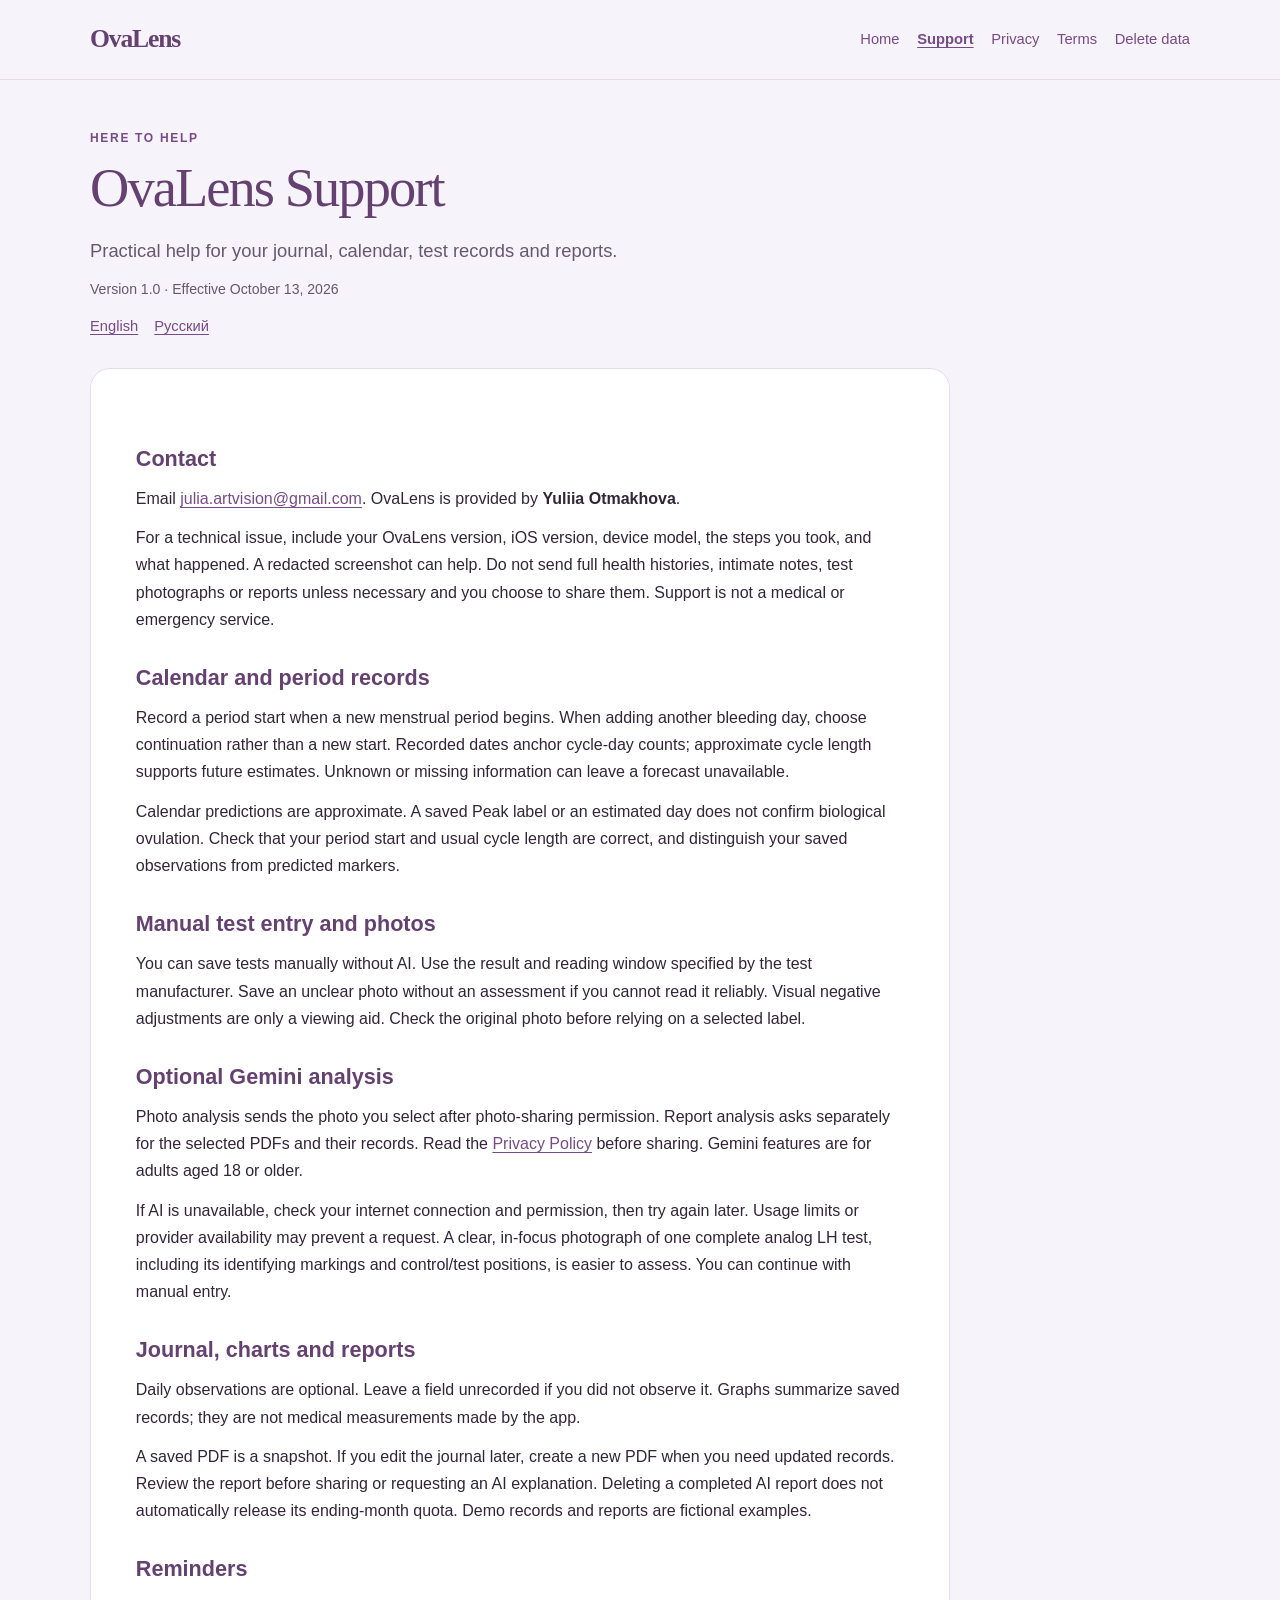
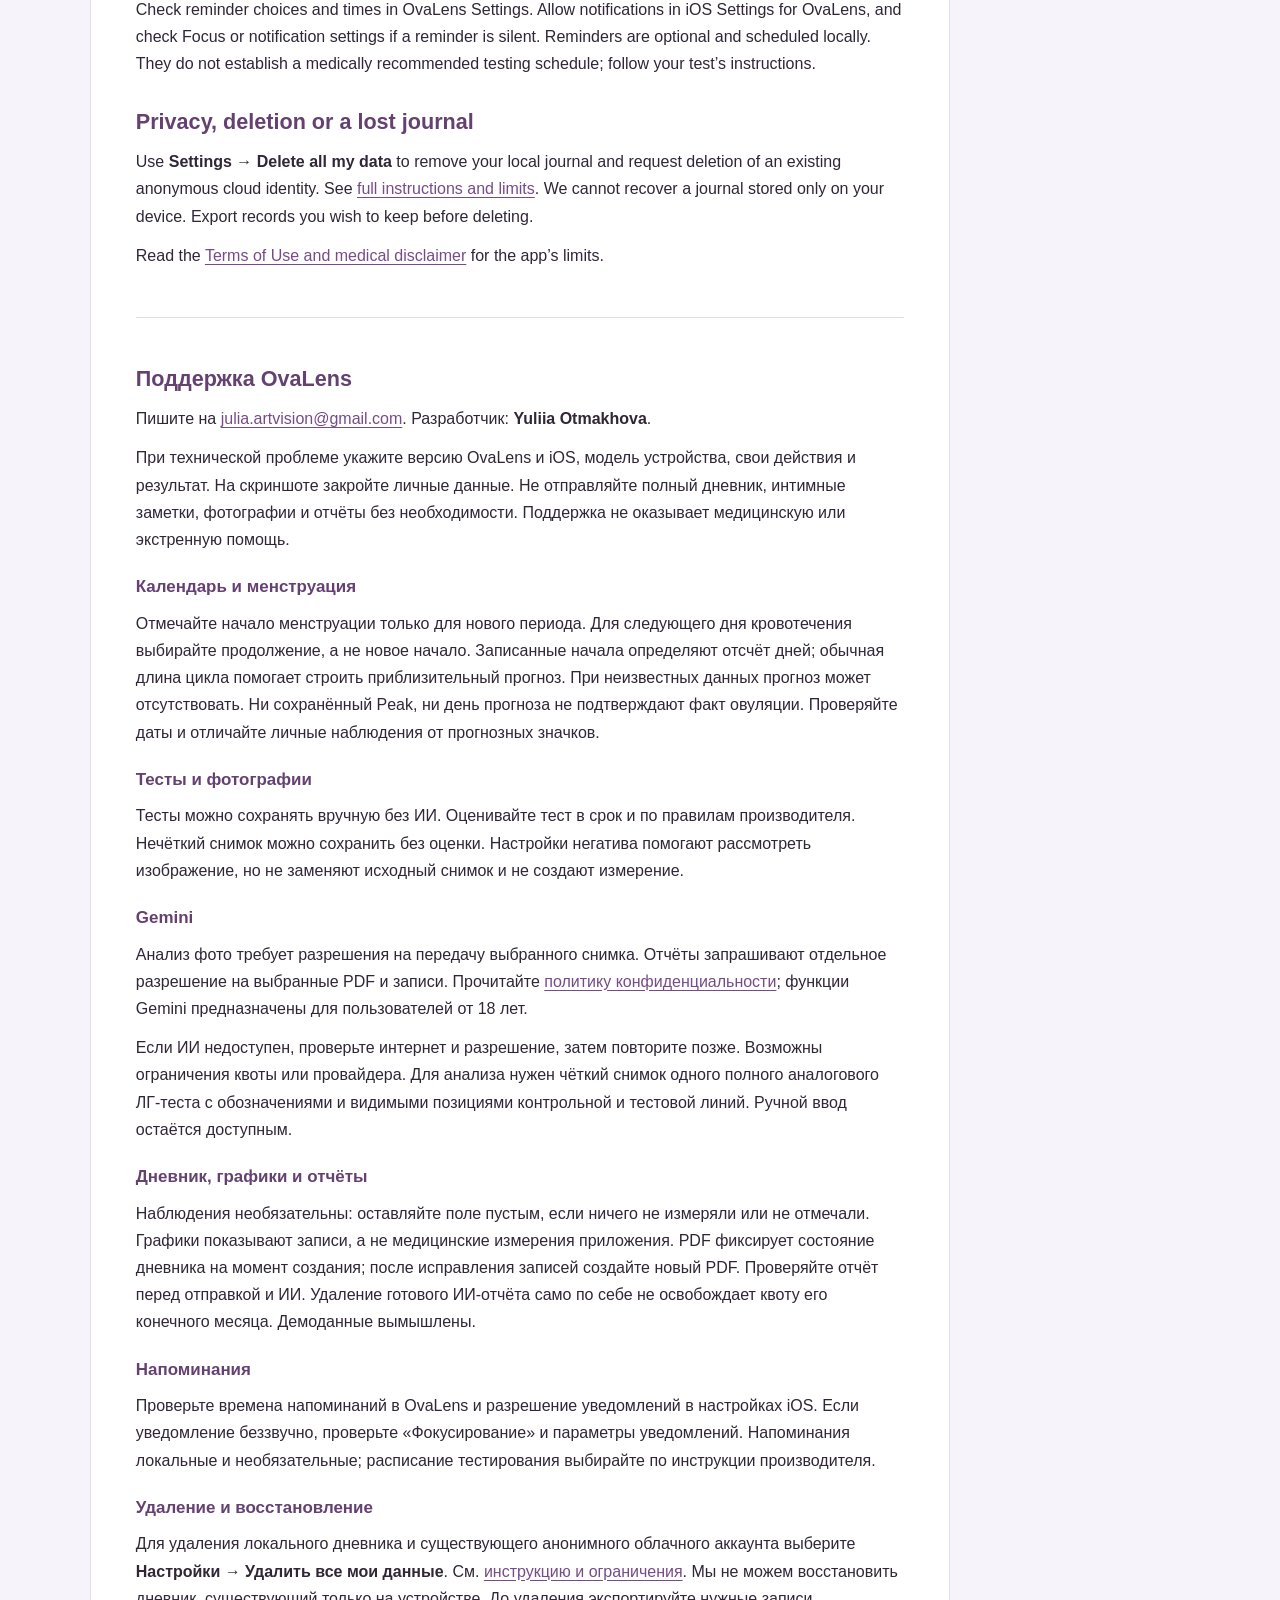
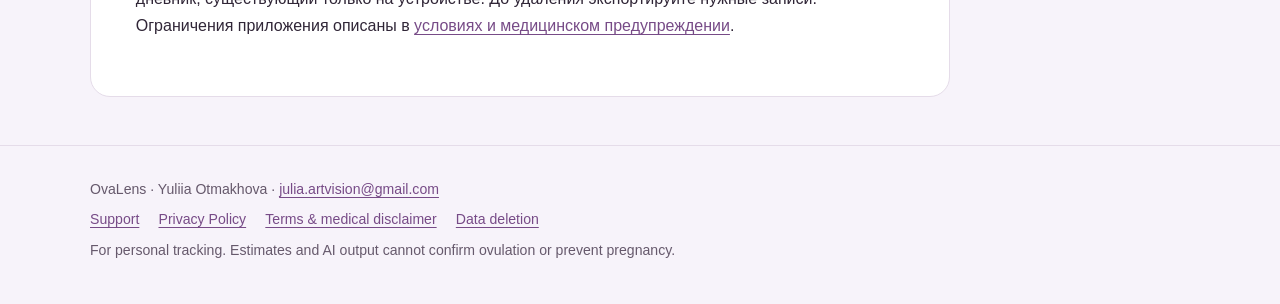
<file: support.html>
<!doctype html>
<html lang="en">
<head>
<meta charset="utf-8"><meta name="viewport" content="width=device-width, initial-scale=1">
<meta name="description" content="Contact OvaLens support and get help with the calendar, manual test entry, optional AI, reports, reminders and deletion.">
<meta name="color-scheme" content="light"><meta name="theme-color" content="#f7f3fa">
<title>Support · OvaLens</title><link rel="stylesheet" href="styles.css">
<link rel="icon" href="favicon.svg" type="image/svg+xml">
<link rel="canonical" href="https://juliaffoxx.github.io/ovalens-legal/support.html">
</head>
<body>
<a class="skip" href="#main">Skip to content</a>
<header class="topbar"><div class="shell"><a class="brand" href="index.html" aria-label="OvaLens home">OvaLens</a><nav class="nav" aria-label="Main navigation"><a href="index.html">Home</a><a href="support.html" aria-current="page">Support</a><a href="privacy.html">Privacy</a><a href="terms.html">Terms</a><a href="data-deletion.html">Delete data</a></nav></div></header>
<main id="main" class="shell">
<header class="hero"><p class="eyebrow">Here to help</p><h1>OvaLens Support</h1><p class="lead">Practical help for your journal, calendar, test records and reports.</p><p class="meta">Version 1.0 · Effective October 13, 2026</p><nav class="languages" aria-label="Page languages"><a href="#en" lang="en">English</a><a href="#ru" lang="ru">Русский</a></nav></header>
<article class="card document"><section id="en" lang="en" aria-label="Support in English">
<h2>Contact</h2><p>Email <a class="email" href="mailto:julia.artvision@gmail.com?subject=OvaLens%20support">julia.artvision@gmail.com</a>. OvaLens is provided by <strong>Yuliia Otmakhova</strong>.</p><p>For a technical issue, include your OvaLens version, iOS version, device model, the steps you took, and what happened. A redacted screenshot can help. Do not send full health histories, intimate notes, test photographs or reports unless necessary and you choose to share them. Support is not a medical or emergency service.</p>
<h2>Calendar and period records</h2><p>Record a period start when a new menstrual period begins. When adding another bleeding day, choose continuation rather than a new start. Recorded dates anchor cycle-day counts; approximate cycle length supports future estimates. Unknown or missing information can leave a forecast unavailable.</p><p>Calendar predictions are approximate. A saved Peak label or an estimated day does not confirm biological ovulation. Check that your period start and usual cycle length are correct, and distinguish your saved observations from predicted markers.</p>
<h2>Manual test entry and photos</h2><p>You can save tests manually without AI. Use the result and reading window specified by the test manufacturer. Save an unclear photo without an assessment if you cannot read it reliably. Visual negative adjustments are only a viewing aid. Check the original photo before relying on a selected label.</p>
<h2>Optional Gemini analysis</h2><p>Photo analysis sends the photo you select after photo-sharing permission. Report analysis asks separately for the selected PDFs and their records. Read the <a href="privacy.html">Privacy Policy</a> before sharing. Gemini features are for adults aged 18 or older.</p><p>If AI is unavailable, check your internet connection and permission, then try again later. Usage limits or provider availability may prevent a request. A clear, in-focus photograph of one complete analog LH test, including its identifying markings and control/test positions, is easier to assess. You can continue with manual entry.</p>
<h2>Journal, charts and reports</h2><p>Daily observations are optional. Leave a field unrecorded if you did not observe it. Graphs summarize saved records; they are not medical measurements made by the app.</p><p>A saved PDF is a snapshot. If you edit the journal later, create a new PDF when you need updated records. Review the report before sharing or requesting an AI explanation. Deleting a completed AI report does not automatically release its ending-month quota. Demo records and reports are fictional examples.</p>
<h2>Reminders</h2><p>Check reminder choices and times in OvaLens Settings. Allow notifications in iOS Settings for OvaLens, and check Focus or notification settings if a reminder is silent. Reminders are optional and scheduled locally. They do not establish a medically recommended testing schedule; follow your test’s instructions.</p>
<h2>Privacy, deletion or a lost journal</h2><p>Use <strong>Settings → Delete all my data</strong> to remove your local journal and request deletion of an existing anonymous cloud identity. See <a href="data-deletion.html">full instructions and limits</a>. We cannot recover a journal stored only on your device. Export records you wish to keep before deleting.</p><p>Read the <a href="terms.html">Terms of Use and medical disclaimer</a> for the app’s limits.</p>
</section>
<section id="ru" lang="ru" class="translation" aria-labelledby="support-ru"><h2 id="support-ru">Поддержка OvaLens</h2><p>Пишите на <a class="email" href="mailto:julia.artvision@gmail.com?subject=OvaLens%20support">julia.artvision@gmail.com</a>. Разработчик: <strong>Yuliia Otmakhova</strong>.</p><p>При технической проблеме укажите версию OvaLens и iOS, модель устройства, свои действия и результат. На скриншоте закройте личные данные. Не отправляйте полный дневник, интимные заметки, фотографии и отчёты без необходимости. Поддержка не оказывает медицинскую или экстренную помощь.</p>
<h3>Календарь и менструация</h3><p>Отмечайте начало менструации только для нового периода. Для следующего дня кровотечения выбирайте продолжение, а не новое начало. Записанные начала определяют отсчёт дней; обычная длина цикла помогает строить приблизительный прогноз. При неизвестных данных прогноз может отсутствовать. Ни сохранённый Peak, ни день прогноза не подтверждают факт овуляции. Проверяйте даты и отличайте личные наблюдения от прогнозных значков.</p>
<h3>Тесты и фотографии</h3><p>Тесты можно сохранять вручную без ИИ. Оценивайте тест в срок и по правилам производителя. Нечёткий снимок можно сохранить без оценки. Настройки негатива помогают рассмотреть изображение, но не заменяют исходный снимок и не создают измерение.</p>
<h3>Gemini</h3><p>Анализ фото требует разрешения на передачу выбранного снимка. Отчёты запрашивают отдельное разрешение на выбранные PDF и записи. Прочитайте <a href="privacy.html#ru">политику конфиденциальности</a>; функции Gemini предназначены для пользователей от 18 лет.</p><p>Если ИИ недоступен, проверьте интернет и разрешение, затем повторите позже. Возможны ограничения квоты или провайдера. Для анализа нужен чёткий снимок одного полного аналогового ЛГ-теста с обозначениями и видимыми позициями контрольной и тестовой линий. Ручной ввод остаётся доступным.</p>
<h3>Дневник, графики и отчёты</h3><p>Наблюдения необязательны: оставляйте поле пустым, если ничего не измеряли или не отмечали. Графики показывают записи, а не медицинские измерения приложения. PDF фиксирует состояние дневника на момент создания; после исправления записей создайте новый PDF. Проверяйте отчёт перед отправкой и ИИ. Удаление готового ИИ-отчёта само по себе не освобождает квоту его конечного месяца. Демоданные вымышлены.</p>
<h3>Напоминания</h3><p>Проверьте времена напоминаний в OvaLens и разрешение уведомлений в настройках iOS. Если уведомление беззвучно, проверьте «Фокусирование» и параметры уведомлений. Напоминания локальные и необязательные; расписание тестирования выбирайте по инструкции производителя.</p>
<h3>Удаление и восстановление</h3><p>Для удаления локального дневника и существующего анонимного облачного аккаунта выберите <strong>Настройки → Удалить все мои данные</strong>. См. <a href="data-deletion.html#ru">инструкцию и ограничения</a>. Мы не можем восстановить дневник, существующий только на устройстве. До удаления экспортируйте нужные записи. Ограничения приложения описаны в <a href="terms.html#ru">условиях и медицинском предупреждении</a>.</p></section></article>

</main>
<footer><div class="shell"><p>OvaLens · Yuliia Otmakhova · <a class="email" href="mailto:julia.artvision@gmail.com">julia.artvision@gmail.com</a></p><div class="footer-links"><a href="support.html">Support</a><a href="privacy.html">Privacy Policy</a><a href="terms.html">Terms &amp; medical disclaimer</a><a href="data-deletion.html">Data deletion</a></div><p>For personal tracking. Estimates and AI output cannot confirm ovulation or prevent pregnancy.</p></div></footer>
</body></html>
</file>
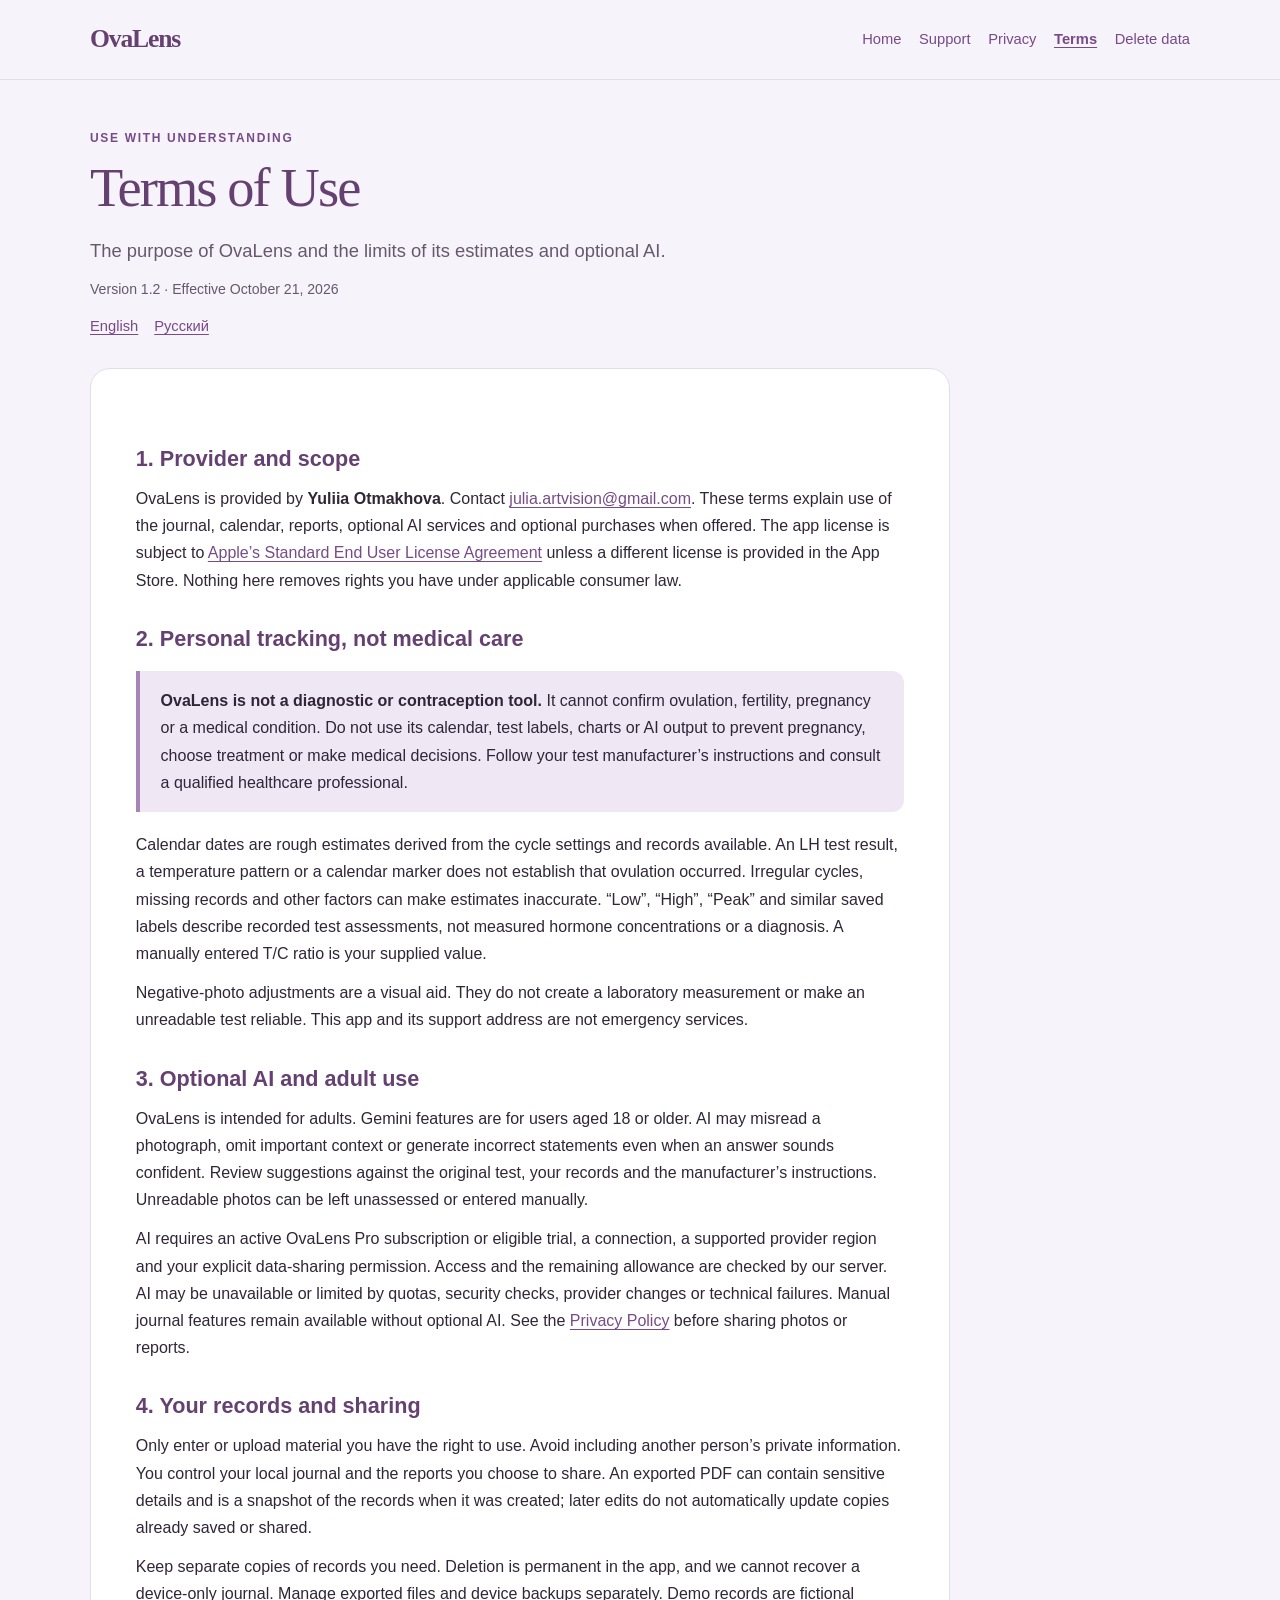
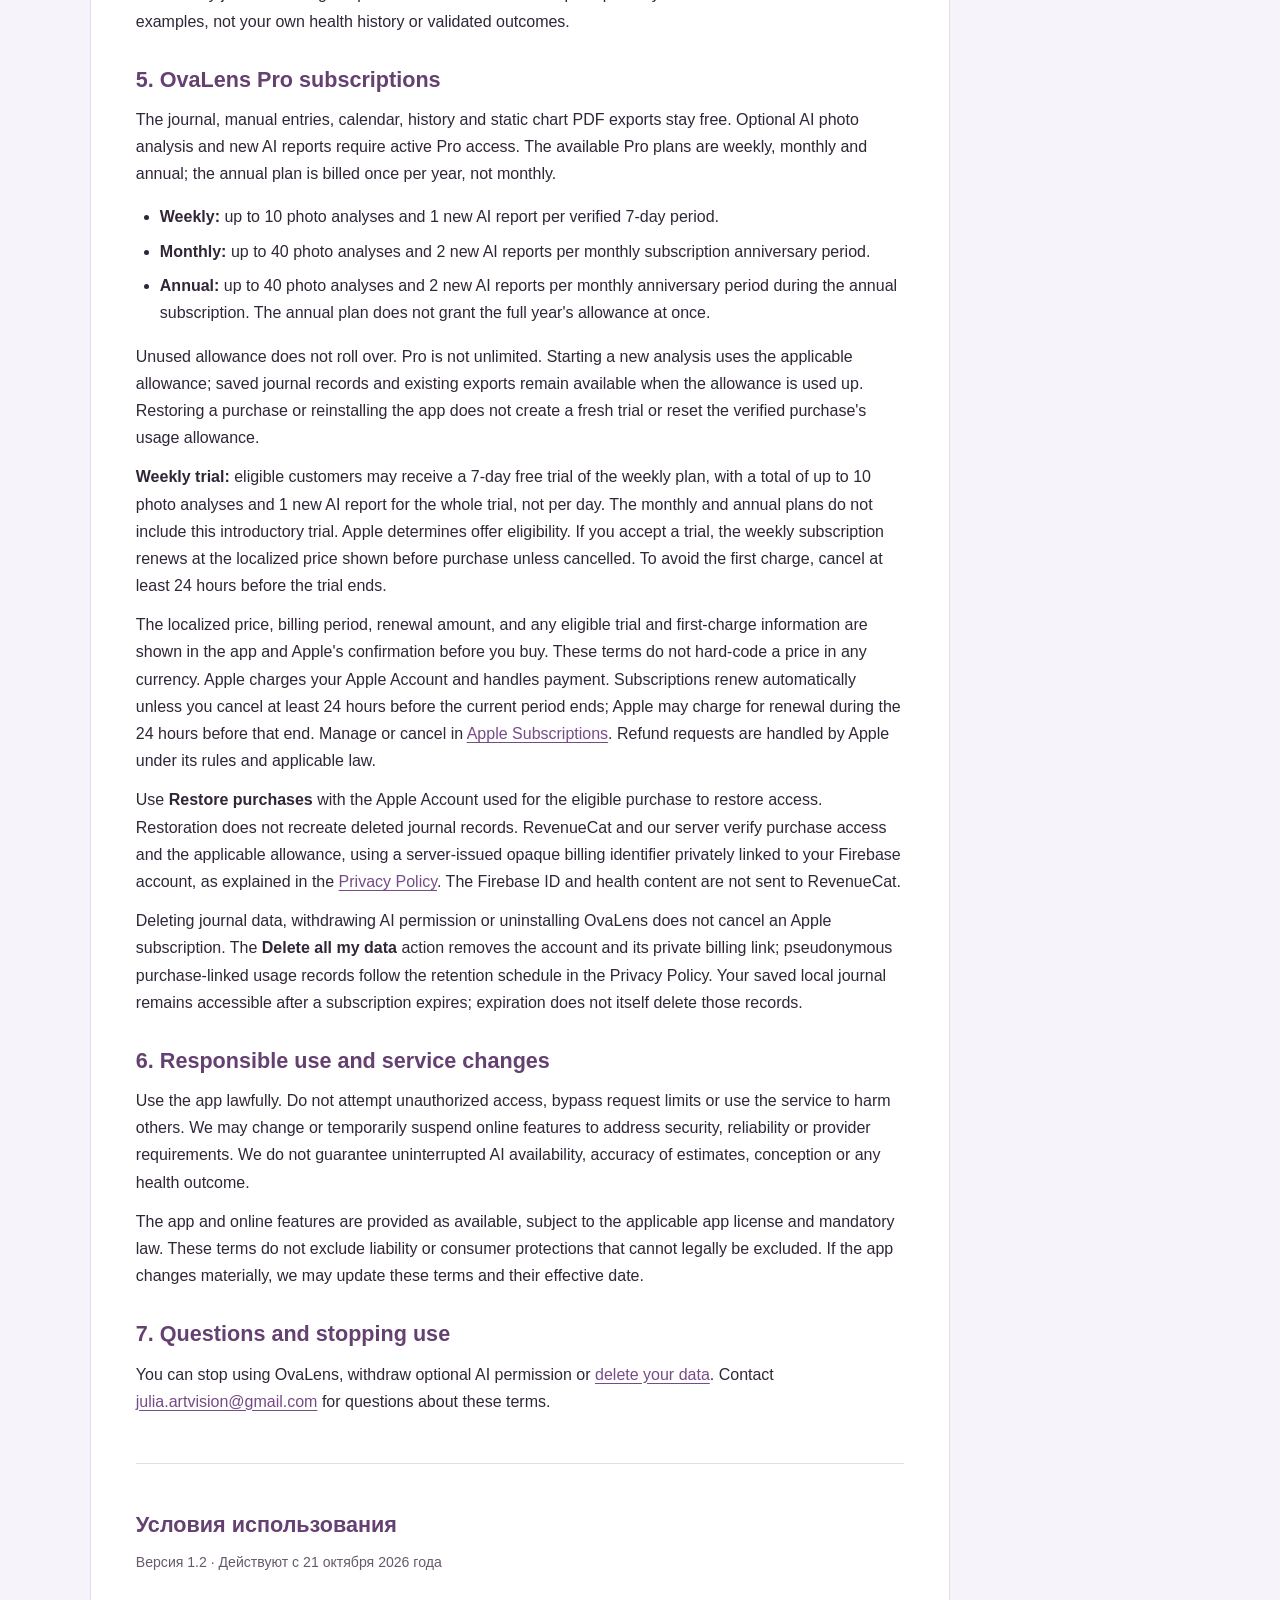
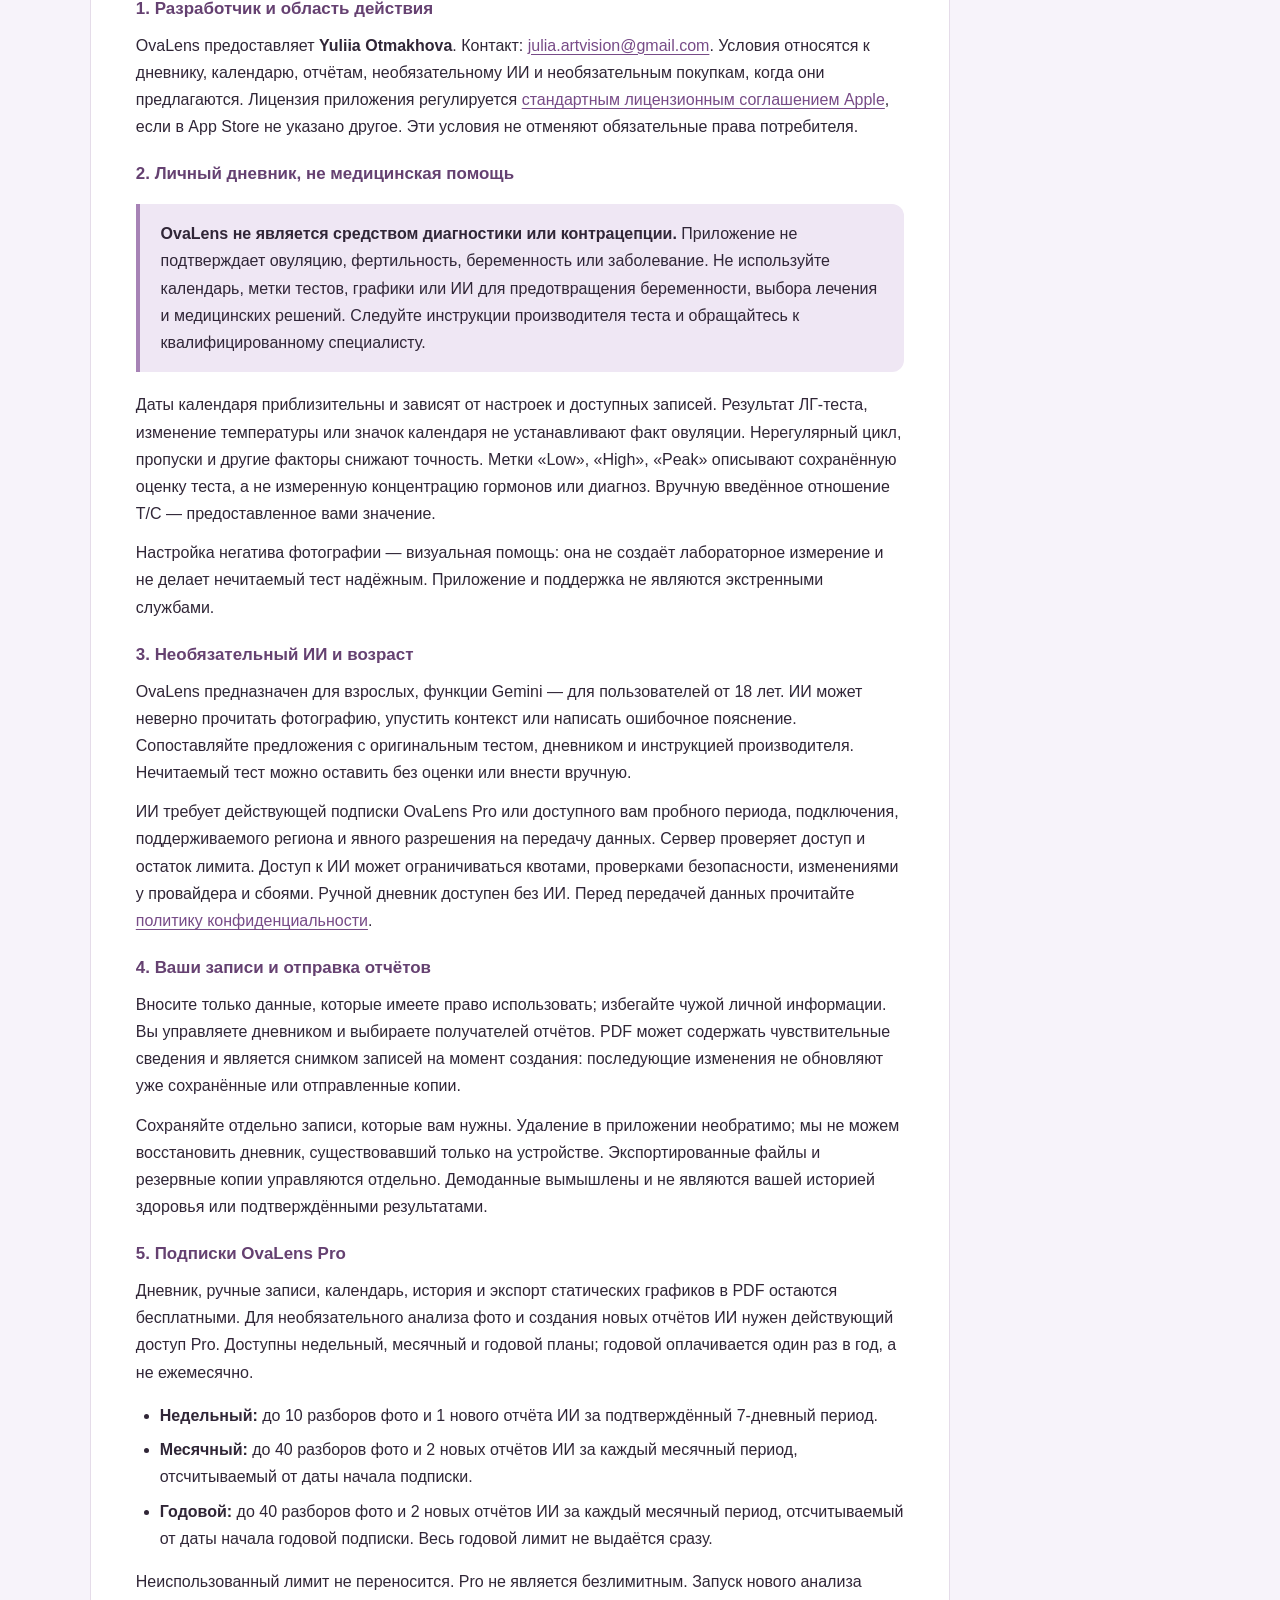
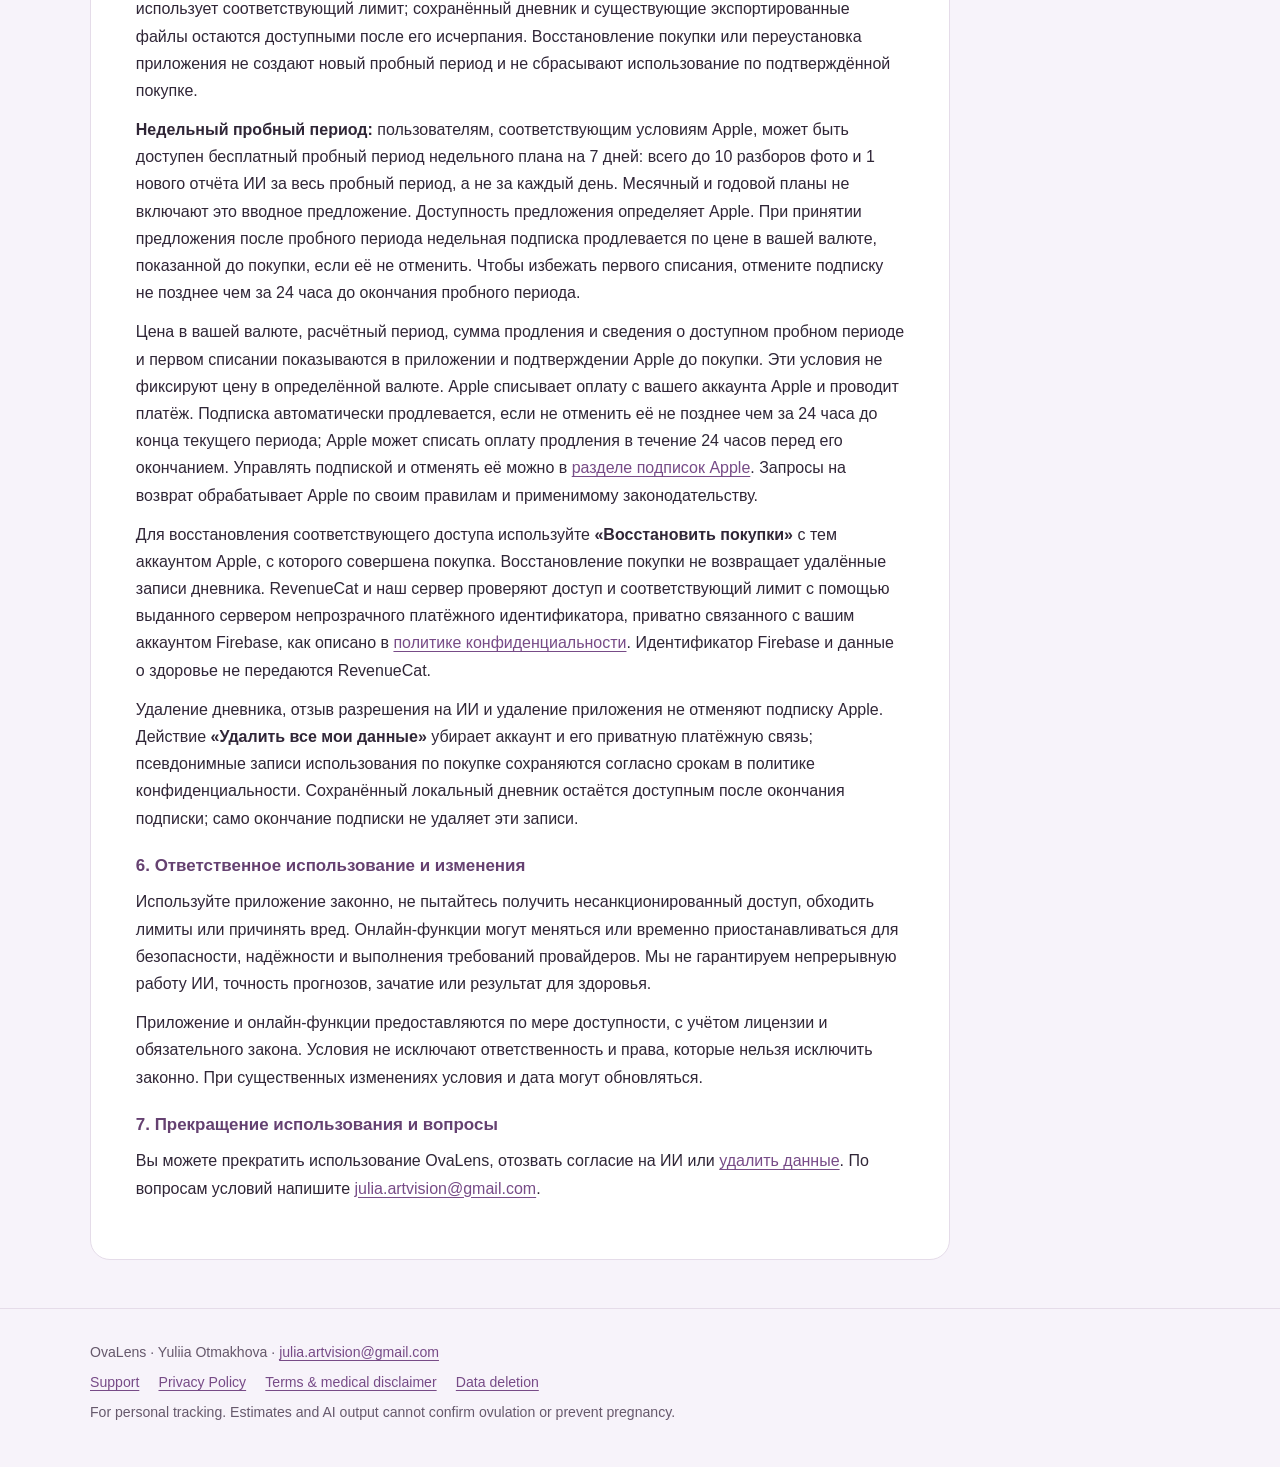
<file: terms.html>
<!doctype html>
<html lang="en">
<head>
<meta charset="utf-8"><meta name="viewport" content="width=device-width, initial-scale=1">
<meta name="description" content="OvaLens terms of use and the limitations of calendar estimates, qualitative test labels and optional AI interpretation.">
<meta name="color-scheme" content="light"><meta name="theme-color" content="#f7f3fa">
<title>Terms of Use &amp; medical disclaimer · OvaLens</title><link rel="stylesheet" href="styles.css">
<link rel="icon" href="favicon.svg" type="image/svg+xml">
<link rel="canonical" href="https://juliaffoxx.github.io/ovalens-legal/terms.html">
</head>
<body>
<a class="skip" href="#main">Skip to content</a>
<header class="topbar"><div class="shell"><a class="brand" href="index.html" aria-label="OvaLens home">OvaLens</a><nav class="nav" aria-label="Main navigation"><a href="index.html">Home</a><a href="support.html">Support</a><a href="privacy.html">Privacy</a><a href="terms.html" aria-current="page">Terms</a><a href="data-deletion.html">Delete data</a></nav></div></header>
<main id="main" class="shell">
<header class="hero"><p class="eyebrow">Use with understanding</p><h1>Terms of Use</h1><p class="lead">The purpose of OvaLens and the limits of its estimates and optional AI.</p><p class="meta">Version 1.2 · Effective October 21, 2026</p><nav class="languages" aria-label="Page languages"><a href="#en" lang="en">English</a><a href="#ru" lang="ru">Русский</a></nav></header>
<article class="card document"><section id="en" lang="en" aria-label="Terms of Use in English">
<h2>1. Provider and scope</h2><p>OvaLens is provided by <strong>Yuliia Otmakhova</strong>. Contact <a class="email" href="mailto:julia.artvision@gmail.com?subject=OvaLens%20support">julia.artvision@gmail.com</a>. These terms explain use of the journal, calendar, reports, optional AI services and optional purchases when offered. The app license is subject to <a href="https://www.apple.com/legal/internet-services/itunes/dev/stdeula/">Apple’s Standard End User License Agreement</a> unless a different license is provided in the App Store. Nothing here removes rights you have under applicable consumer law.</p>
<h2>2. Personal tracking, not medical care</h2><div class="notice"><p><strong>OvaLens is not a diagnostic or contraception tool.</strong> It cannot confirm ovulation, fertility, pregnancy or a medical condition. Do not use its calendar, test labels, charts or AI output to prevent pregnancy, choose treatment or make medical decisions. Follow your test manufacturer’s instructions and consult a qualified healthcare professional.</p></div><p>Calendar dates are rough estimates derived from the cycle settings and records available. An LH test result, a temperature pattern or a calendar marker does not establish that ovulation occurred. Irregular cycles, missing records and other factors can make estimates inaccurate. “Low”, “High”, “Peak” and similar saved labels describe recorded test assessments, not measured hormone concentrations or a diagnosis. A manually entered T/C ratio is your supplied value.</p><p>Negative-photo adjustments are a visual aid. They do not create a laboratory measurement or make an unreadable test reliable. This app and its support address are not emergency services.</p>
<h2>3. Optional AI and adult use</h2><p>OvaLens is intended for adults. Gemini features are for users aged 18 or older. AI may misread a photograph, omit important context or generate incorrect statements even when an answer sounds confident. Review suggestions against the original test, your records and the manufacturer’s instructions. Unreadable photos can be left unassessed or entered manually.</p><p>AI requires an active OvaLens Pro subscription or eligible trial, a connection, a supported provider region and your explicit data-sharing permission. Access and the remaining allowance are checked by our server. AI may be unavailable or limited by quotas, security checks, provider changes or technical failures. Manual journal features remain available without optional AI. See the <a href="privacy.html">Privacy Policy</a> before sharing photos or reports.</p>
<h2>4. Your records and sharing</h2><p>Only enter or upload material you have the right to use. Avoid including another person’s private information. You control your local journal and the reports you choose to share. An exported PDF can contain sensitive details and is a snapshot of the records when it was created; later edits do not automatically update copies already saved or shared.</p><p>Keep separate copies of records you need. Deletion is permanent in the app, and we cannot recover a device-only journal. Manage exported files and device backups separately. Demo records are fictional examples, not your own health history or validated outcomes.</p>
<h2>5. OvaLens Pro subscriptions</h2><p>The journal, manual entries, calendar, history and static chart PDF exports stay free. Optional AI photo analysis and new AI reports require active Pro access. The available Pro plans are weekly, monthly and annual; the annual plan is billed once per year, not monthly.</p>
<ul><li><strong>Weekly:</strong> up to 10 photo analyses and 1 new AI report per verified 7-day period.</li><li><strong>Monthly:</strong> up to 40 photo analyses and 2 new AI reports per monthly subscription anniversary period.</li><li><strong>Annual:</strong> up to 40 photo analyses and 2 new AI reports per monthly anniversary period during the annual subscription. The annual plan does not grant the full year's allowance at once.</li></ul>
<p>Unused allowance does not roll over. Pro is not unlimited. Starting a new analysis uses the applicable allowance; saved journal records and existing exports remain available when the allowance is used up. Restoring a purchase or reinstalling the app does not create a fresh trial or reset the verified purchase's usage allowance.</p>
<p><strong>Weekly trial:</strong> eligible customers may receive a 7-day free trial of the weekly plan, with a total of up to 10 photo analyses and 1 new AI report for the whole trial, not per day. The monthly and annual plans do not include this introductory trial. Apple determines offer eligibility. If you accept a trial, the weekly subscription renews at the localized price shown before purchase unless cancelled. To avoid the first charge, cancel at least 24 hours before the trial ends.</p>
<p>The localized price, billing period, renewal amount, and any eligible trial and first-charge information are shown in the app and Apple's confirmation before you buy. These terms do not hard-code a price in any currency. Apple charges your Apple Account and handles payment. Subscriptions renew automatically unless you cancel at least 24 hours before the current period ends; Apple may charge for renewal during the 24 hours before that end. Manage or cancel in <a href="https://apps.apple.com/account/subscriptions">Apple Subscriptions</a>. Refund requests are handled by Apple under its rules and applicable law.</p>
<p>Use <strong>Restore purchases</strong> with the Apple Account used for the eligible purchase to restore access. Restoration does not recreate deleted journal records. RevenueCat and our server verify purchase access and the applicable allowance, using a server-issued opaque billing identifier privately linked to your Firebase account, as explained in the <a href="privacy.html">Privacy Policy</a>. The Firebase ID and health content are not sent to RevenueCat.</p>
<p>Deleting journal data, withdrawing AI permission or uninstalling OvaLens does not cancel an Apple subscription. The <strong>Delete all my data</strong> action removes the account and its private billing link; pseudonymous purchase-linked usage records follow the retention schedule in the Privacy Policy. Your saved local journal remains accessible after a subscription expires; expiration does not itself delete those records.</p>
<h2>6. Responsible use and service changes</h2><p>Use the app lawfully. Do not attempt unauthorized access, bypass request limits or use the service to harm others. We may change or temporarily suspend online features to address security, reliability or provider requirements. We do not guarantee uninterrupted AI availability, accuracy of estimates, conception or any health outcome.</p><p>The app and online features are provided as available, subject to the applicable app license and mandatory law. These terms do not exclude liability or consumer protections that cannot legally be excluded. If the app changes materially, we may update these terms and their effective date.</p>
<h2>7. Questions and stopping use</h2><p>You can stop using OvaLens, withdraw optional AI permission or <a href="data-deletion.html">delete your data</a>. Contact <a class="email" href="mailto:julia.artvision@gmail.com?subject=OvaLens%20terms">julia.artvision@gmail.com</a> for questions about these terms.</p>
</section>
<section id="ru" lang="ru" class="translation" aria-labelledby="terms-ru"><h2 id="terms-ru">Условия использования</h2><p class="meta">Версия 1.2 · Действуют с 21 октября 2026 года</p>
<h3>1. Разработчик и область действия</h3><p>OvaLens предоставляет <strong>Yuliia Otmakhova</strong>. Контакт: <a class="email" href="mailto:julia.artvision@gmail.com?subject=OvaLens">julia.artvision@gmail.com</a>. Условия относятся к дневнику, календарю, отчётам, необязательному ИИ и необязательным покупкам, когда они предлагаются. Лицензия приложения регулируется <a href="https://www.apple.com/legal/internet-services/itunes/dev/stdeula/">стандартным лицензионным соглашением Apple</a>, если в App Store не указано другое. Эти условия не отменяют обязательные права потребителя.</p>
<h3>2. Личный дневник, не медицинская помощь</h3><div class="notice"><p><strong>OvaLens не является средством диагностики или контрацепции.</strong> Приложение не подтверждает овуляцию, фертильность, беременность или заболевание. Не используйте календарь, метки тестов, графики или ИИ для предотвращения беременности, выбора лечения и медицинских решений. Следуйте инструкции производителя теста и обращайтесь к квалифицированному специалисту.</p></div><p>Даты календаря приблизительны и зависят от настроек и доступных записей. Результат ЛГ-теста, изменение температуры или значок календаря не устанавливают факт овуляции. Нерегулярный цикл, пропуски и другие факторы снижают точность. Метки «Low», «High», «Peak» описывают сохранённую оценку теста, а не измеренную концентрацию гормонов или диагноз. Вручную введённое отношение T/C — предоставленное вами значение.</p><p>Настройка негатива фотографии — визуальная помощь: она не создаёт лабораторное измерение и не делает нечитаемый тест надёжным. Приложение и поддержка не являются экстренными службами.</p>
<h3>3. Необязательный ИИ и возраст</h3><p>OvaLens предназначен для взрослых, функции Gemini — для пользователей от 18 лет. ИИ может неверно прочитать фотографию, упустить контекст или написать ошибочное пояснение. Сопоставляйте предложения с оригинальным тестом, дневником и инструкцией производителя. Нечитаемый тест можно оставить без оценки или внести вручную.</p><p>ИИ требует действующей подписки OvaLens Pro или доступного вам пробного периода, подключения, поддерживаемого региона и явного разрешения на передачу данных. Сервер проверяет доступ и остаток лимита. Доступ к ИИ может ограничиваться квотами, проверками безопасности, изменениями у провайдера и сбоями. Ручной дневник доступен без ИИ. Перед передачей данных прочитайте <a href="privacy.html#ru">политику конфиденциальности</a>.</p>
<h3>4. Ваши записи и отправка отчётов</h3><p>Вносите только данные, которые имеете право использовать; избегайте чужой личной информации. Вы управляете дневником и выбираете получателей отчётов. PDF может содержать чувствительные сведения и является снимком записей на момент создания: последующие изменения не обновляют уже сохранённые или отправленные копии.</p><p>Сохраняйте отдельно записи, которые вам нужны. Удаление в приложении необратимо; мы не можем восстановить дневник, существовавший только на устройстве. Экспортированные файлы и резервные копии управляются отдельно. Демоданные вымышлены и не являются вашей историей здоровья или подтверждёнными результатами.</p>
<h3>5. Подписки OvaLens Pro</h3><p>Дневник, ручные записи, календарь, история и экспорт статических графиков в PDF остаются бесплатными. Для необязательного анализа фото и создания новых отчётов ИИ нужен действующий доступ Pro. Доступны недельный, месячный и годовой планы; годовой оплачивается один раз в год, а не ежемесячно.</p>
<ul><li><strong>Недельный:</strong> до 10 разборов фото и 1 нового отчёта ИИ за подтверждённый 7-дневный период.</li><li><strong>Месячный:</strong> до 40 разборов фото и 2 новых отчётов ИИ за каждый месячный период, отсчитываемый от даты начала подписки.</li><li><strong>Годовой:</strong> до 40 разборов фото и 2 новых отчётов ИИ за каждый месячный период, отсчитываемый от даты начала годовой подписки. Весь годовой лимит не выдаётся сразу.</li></ul>
<p>Неиспользованный лимит не переносится. Pro не является безлимитным. Запуск нового анализа использует соответствующий лимит; сохранённый дневник и существующие экспортированные файлы остаются доступными после его исчерпания. Восстановление покупки или переустановка приложения не создают новый пробный период и не сбрасывают использование по подтверждённой покупке.</p>
<p><strong>Недельный пробный период:</strong> пользователям, соответствующим условиям Apple, может быть доступен бесплатный пробный период недельного плана на 7 дней: всего до 10 разборов фото и 1 нового отчёта ИИ за весь пробный период, а не за каждый день. Месячный и годовой планы не включают это вводное предложение. Доступность предложения определяет Apple. При принятии предложения после пробного периода недельная подписка продлевается по цене в вашей валюте, показанной до покупки, если её не отменить. Чтобы избежать первого списания, отмените подписку не позднее чем за 24 часа до окончания пробного периода.</p>
<p>Цена в вашей валюте, расчётный период, сумма продления и сведения о доступном пробном периоде и первом списании показываются в приложении и подтверждении Apple до покупки. Эти условия не фиксируют цену в определённой валюте. Apple списывает оплату с вашего аккаунта Apple и проводит платёж. Подписка автоматически продлевается, если не отменить её не позднее чем за 24 часа до конца текущего периода; Apple может списать оплату продления в течение 24 часов перед его окончанием. Управлять подпиской и отменять её можно в <a href="https://apps.apple.com/account/subscriptions">разделе подписок Apple</a>. Запросы на возврат обрабатывает Apple по своим правилам и применимому законодательству.</p>
<p>Для восстановления соответствующего доступа используйте <strong>«Восстановить покупки»</strong> с тем аккаунтом Apple, с которого совершена покупка. Восстановление покупки не возвращает удалённые записи дневника. RevenueCat и наш сервер проверяют доступ и соответствующий лимит с помощью выданного сервером непрозрачного платёжного идентификатора, приватно связанного с вашим аккаунтом Firebase, как описано в <a href="privacy.html#ru">политике конфиденциальности</a>. Идентификатор Firebase и данные о здоровье не передаются RevenueCat.</p>
<p>Удаление дневника, отзыв разрешения на ИИ и удаление приложения не отменяют подписку Apple. Действие <strong>«Удалить все мои данные»</strong> убирает аккаунт и его приватную платёжную связь; псевдонимные записи использования по покупке сохраняются согласно срокам в политике конфиденциальности. Сохранённый локальный дневник остаётся доступным после окончания подписки; само окончание подписки не удаляет эти записи.</p>
<h3>6. Ответственное использование и изменения</h3><p>Используйте приложение законно, не пытайтесь получить несанкционированный доступ, обходить лимиты или причинять вред. Онлайн-функции могут меняться или временно приостанавливаться для безопасности, надёжности и выполнения требований провайдеров. Мы не гарантируем непрерывную работу ИИ, точность прогнозов, зачатие или результат для здоровья.</p><p>Приложение и онлайн-функции предоставляются по мере доступности, с учётом лицензии и обязательного закона. Условия не исключают ответственность и права, которые нельзя исключить законно. При существенных изменениях условия и дата могут обновляться.</p>
<h3>7. Прекращение использования и вопросы</h3><p>Вы можете прекратить использование OvaLens, отозвать согласие на ИИ или <a href="data-deletion.html#ru">удалить данные</a>. По вопросам условий напишите <a class="email" href="mailto:julia.artvision@gmail.com?subject=OvaLens%20terms">julia.artvision@gmail.com</a>.</p></section></article>

</main>
<footer><div class="shell"><p>OvaLens · Yuliia Otmakhova · <a class="email" href="mailto:julia.artvision@gmail.com">julia.artvision@gmail.com</a></p><div class="footer-links"><a href="support.html">Support</a><a href="privacy.html">Privacy Policy</a><a href="terms.html">Terms &amp; medical disclaimer</a><a href="data-deletion.html">Data deletion</a></div><p>For personal tracking. Estimates and AI output cannot confirm ovulation or prevent pregnancy.</p></div></footer>
</body></html>
</file>
<file: styles.css>
:root{color-scheme:light;--ink:#302637;--muted:#66596c;--plum:#654171;--accent:#774b87;--line:#e5dce9;--paper:#fff;--wash:#f7f3fa;--soft:#efe7f4}
*{box-sizing:border-box}html{scroll-padding-top:1.5rem}body{margin:0;background:var(--wash);color:var(--ink);font:1rem/1.7 -apple-system,BlinkMacSystemFont,"Segoe UI",sans-serif}a{color:var(--accent);text-underline-offset:.18em}a:hover{color:#41264d}a:focus-visible,summary:focus-visible{outline:3px solid var(--accent);outline-offset:5px;border-radius:3px}.skip{position:absolute;top:-5rem;left:1rem;background:var(--paper);padding:.7rem 1rem;z-index:1}.skip:focus{top:1rem}.shell{width:min(1100px,calc(100% - 3rem));margin:auto}.topbar{padding:1.3rem 0;border-bottom:1px solid var(--line)}.topbar .shell{display:flex;gap:1rem 2rem;align-items:center;justify-content:space-between;flex-wrap:wrap}.brand{font:600 1.6rem/1.2 Georgia,serif;color:var(--plum);text-decoration:none;letter-spacing:-.045em}.nav{display:flex;flex-wrap:wrap;gap:.35rem 1.1rem;font-size:.92rem}.nav a{padding:.4rem 0;text-decoration:none}.nav [aria-current=page]{text-decoration:underline;font-weight:650}.hero{padding:3rem 0 1.8rem;max-width:820px}.eyebrow{text-transform:uppercase;font-size:.75rem;font-weight:700;letter-spacing:.14em;color:var(--accent);margin:0 0 .65rem}h1,h2,h3{line-height:1.22;color:var(--plum)}h1{font:500 clamp(2.3rem,6vw,3.4rem)/1.1 Georgia,serif;letter-spacing:-.035em;margin:.4rem 0 1rem}h2{font-size:1.35rem;margin:2rem 0 .8rem}h3{font-size:1.06rem;margin:1.5rem 0 .5rem}p{margin:.75rem 0}.lead{font-size:1.15rem;color:var(--muted)}.meta{font-size:.88rem;color:var(--muted)}.languages{display:flex;gap:1rem;font-size:.92rem}.card{background:var(--paper);border:1px solid var(--line);border-radius:20px;padding:clamp(1.3rem,4vw,2.8rem);margin-bottom:1.5rem}.document{max-width:860px}.document>h2:first-child{margin-top:0}.notice{border-left:4px solid #a783b6;background:var(--soft);border-radius:0 12px 12px 0;padding:1rem 1.3rem;margin:1.2rem 0}.notice p:first-child{margin-top:0}.notice p:last-child{margin-bottom:0}.cards{display:grid;grid-template-columns:repeat(2,minmax(0,1fr));gap:1.1rem}.cards .card{margin:0}.cards h2{margin-top:0}.cards p{color:var(--muted)}.button{display:inline-block;border-radius:10px;background:var(--plum);color:white;text-decoration:none;padding:.6rem 1rem;font-weight:600}.button:hover{background:#4c2e57;color:white}ul,ol{padding-left:1.5rem}li{margin:.45rem 0}.table-wrap{overflow-x:auto}table{width:100%;border-collapse:collapse;font-size:.95rem}th,td{padding:.85rem;text-align:left;vertical-align:top;border-bottom:1px solid var(--line)}th{background:var(--wash);color:var(--plum)}th:first-child{width:28%}.toc{display:flex;gap:.25rem 1.2rem;flex-wrap:wrap;margin:1rem 0 1.5rem;font-size:.92rem}.translation{margin-top:3rem;border-top:1px solid var(--line);padding-top:1rem}footer{margin-top:3rem;border-top:1px solid var(--line);padding:1.6rem 0 2.2rem;color:var(--muted);font-size:.88rem}footer p{margin:.4rem 0}.footer-links{display:flex;gap:.4rem 1.2rem;flex-wrap:wrap}.email{overflow-wrap:anywhere}.steps strong{color:var(--plum)}.small{font-size:.9rem;color:var(--muted)}@media(max-width:600px){.shell{width:calc(100% - 2rem)}.hero{padding-top:2rem}.cards{grid-template-columns:1fr}.topbar .shell{display:block}.nav{margin-top:.7rem;gap:.25rem 1rem}.card{border-radius:15px}.table-wrap{margin-left:-.5rem;margin-right:-.5rem}th,td{padding:.65rem}.lead{font-size:1.05rem}}@media(prefers-reduced-motion:no-preference){html{scroll-behavior:smooth}}@media print{body{background:white;color:black}.skip,.topbar,.languages,.toc,footer{display:none}.shell{width:100%}.hero{padding:0}.card{border:0;padding:0}.document{max-width:none}a{color:inherit}.translation{break-before:page}.notice{background:none;border:1px solid #aaa}}
</file>
